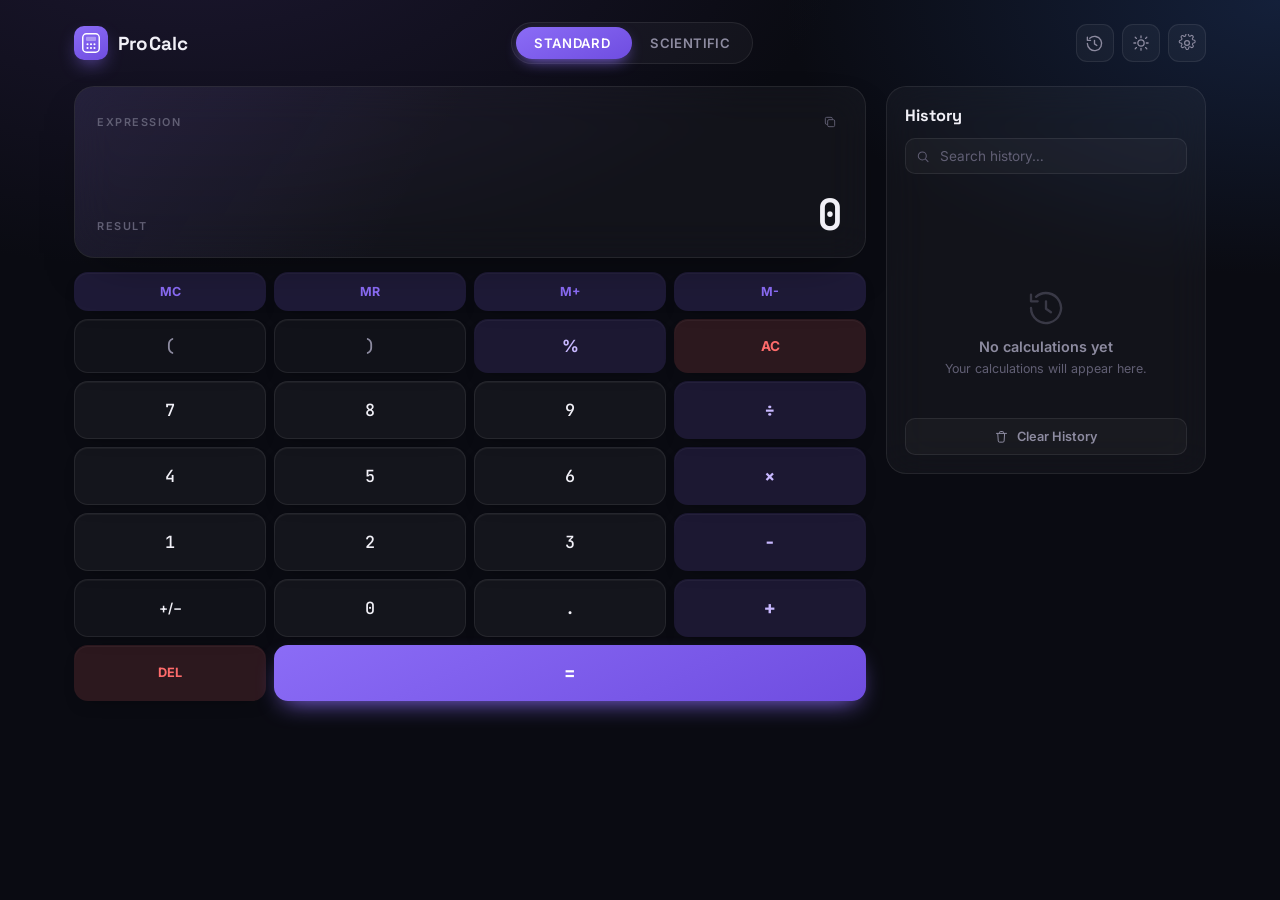
<file: Task2_Pro_calculator/index.html>
<!DOCTYPE html>
<html lang="en">
<head>
<meta charset="UTF-8">
<meta name="viewport" content="width=device-width, initial-scale=1.0, viewport-fit=cover">
<title>ProCalc — Professional Calculator</title>
<meta name="description" content="A polished, keyboard-friendly calculator with scientific mode, history and themes.">
<link rel="preconnect" href="https://fonts.googleapis.com">
<link rel="preconnect" href="https://fonts.gstatic.com" crossorigin>
<link href="https://fonts.googleapis.com/css2?family=Space+Grotesk:wght@500;600;700&family=Inter:wght@400;500;600;700&family=JetBrains+Mono:wght@400;500;600;700&display=swap" rel="stylesheet">
<link rel="stylesheet" href="style.css">
</head>
<body data-theme="dark" data-mode="standard">

<div class="app">

  <!-- ===== HEADER ===== -->
  <header class="app-header">
    <div class="brand">
      <span class="brand-mark" aria-hidden="true">
        <svg width="22" height="22" viewBox="0 0 24 24" fill="none">
          <rect x="3" y="2" width="18" height="20" rx="4" stroke="currentColor" stroke-width="1.6"/>
          <rect x="6.5" y="5.2" width="11" height="4.6" rx="1.2" fill="currentColor" opacity=".35"/>
          <circle cx="8.2" cy="13.4" r="1.15" fill="currentColor"/>
          <circle cx="12" cy="13.4" r="1.15" fill="currentColor"/>
          <circle cx="15.8" cy="13.4" r="1.15" fill="currentColor"/>
          <circle cx="8.2" cy="17.4" r="1.15" fill="currentColor"/>
          <circle cx="12" cy="17.4" r="1.15" fill="currentColor"/>
          <circle cx="15.8" cy="17.4" r="1.15" fill="currentColor"/>
        </svg>
      </span>
      <span class="brand-name">ProCalc</span>
    </div>

    <nav class="mode-switch" role="tablist" aria-label="Calculator mode">
      <button type="button" class="mode-btn is-active" role="tab" aria-selected="true" id="tab-standard" data-mode="standard">Standard</button>
      <button type="button" class="mode-btn" role="tab" aria-selected="false" id="tab-scientific" data-mode="scientific">Scientific</button>
      <span class="mode-indicator" aria-hidden="true"></span>
    </nav>

    <div class="header-actions">
      <button type="button" class="icon-btn history-toggle" id="historyToggle" aria-label="Toggle calculation history" aria-expanded="false">
        <svg width="19" height="19" viewBox="0 0 24 24" fill="none"><path d="M3 12a9 9 0 1 0 3-6.7" stroke="currentColor" stroke-width="1.7" stroke-linecap="round"/><path d="M3 4v4h4" stroke="currentColor" stroke-width="1.7" stroke-linecap="round" stroke-linejoin="round"/><path d="M12 8v4.5l3 2" stroke="currentColor" stroke-width="1.7" stroke-linecap="round" stroke-linejoin="round"/></svg>
      </button>
      <button type="button" class="icon-btn" id="themeToggle" aria-label="Cycle color theme">
        <svg class="icon-sun" width="18" height="18" viewBox="0 0 24 24" fill="none"><circle cx="12" cy="12" r="4.2" stroke="currentColor" stroke-width="1.7"/><path d="M12 2.5v2.4M12 19.1v2.4M4.2 4.2l1.7 1.7M18.1 18.1l1.7 1.7M2.5 12h2.4M19.1 12h2.4M4.2 19.8l1.7-1.7M18.1 5.9l1.7-1.7" stroke="currentColor" stroke-width="1.7" stroke-linecap="round"/></svg>
      </button>
      <button type="button" class="icon-btn" id="settingsToggle" aria-label="Open settings" aria-expanded="false">
        <svg width="18" height="18" viewBox="0 0 24 24" fill="none"><path d="M12 15.2a3.2 3.2 0 1 0 0-6.4 3.2 3.2 0 0 0 0 6.4Z" stroke="currentColor" stroke-width="1.6"/><path d="M19.4 12.9a1.6 1.6 0 0 0 .3 1.8l.1.1a1.9 1.9 0 1 1-2.7 2.7l-.1-.1a1.6 1.6 0 0 0-1.8-.3 1.6 1.6 0 0 0-1 1.5v.2a1.9 1.9 0 1 1-3.8 0v-.1a1.6 1.6 0 0 0-1-1.5 1.6 1.6 0 0 0-1.8.3l-.1.1a1.9 1.9 0 1 1-2.7-2.7l.1-.1a1.6 1.6 0 0 0 .3-1.8 1.6 1.6 0 0 0-1.5-1h-.2a1.9 1.9 0 1 1 0-3.8h.1a1.6 1.6 0 0 0 1.5-1 1.6 1.6 0 0 0-.3-1.8l-.1-.1a1.9 1.9 0 1 1 2.7-2.7l.1.1a1.6 1.6 0 0 0 1.8.3h0a1.6 1.6 0 0 0 1-1.5v-.2a1.9 1.9 0 1 1 3.8 0v.1a1.6 1.6 0 0 0 1 1.5h0a1.6 1.6 0 0 0 1.8-.3l.1-.1a1.9 1.9 0 1 1 2.7 2.7l-.1.1a1.6 1.6 0 0 0-.3 1.8v0a1.6 1.6 0 0 0 1.5 1h.2a1.9 1.9 0 1 1 0 3.8h-.1a1.6 1.6 0 0 0-1.5 1Z" stroke="currentColor" stroke-width="1.4" stroke-linejoin="round"/></svg>
      </button>
    </div>
  </header>

  <!-- ===== MAIN LAYOUT ===== -->
  <div class="layout">

    <!-- ===== CALCULATOR COLUMN ===== -->
    <main class="calc-column">

      <section class="display-card" aria-label="Calculator display">
        <div class="display-topline">
          <span class="display-label">Expression</span>
          <button type="button" class="copy-btn" id="copyResult" aria-label="Copy result to clipboard">
            <svg width="14" height="14" viewBox="0 0 24 24" fill="none"><rect x="8" y="8" width="12" height="12" rx="2.2" stroke="currentColor" stroke-width="1.6"/><path d="M16 8V6.2A2.2 2.2 0 0 0 13.8 4H6.2A2.2 2.2 0 0 0 4 6.2v7.6A2.2 2.2 0 0 0 6.2 16H8" stroke="currentColor" stroke-width="1.6"/></svg>
          </button>
        </div>
        <div class="expression" id="expression" role="status" aria-live="polite">&nbsp;</div>
        <div class="result-row">
          <span class="display-label result-label">Result</span>
          <div class="result" id="result" aria-live="polite">0</div>
        </div>
      </section>

      <div class="angle-mode" id="angleMode" aria-label="Angle unit">
        <button type="button" class="angle-btn is-active" data-angle="DEG">DEG</button>
        <button type="button" class="angle-btn" data-angle="RAD">RAD</button>
      </div>

      <!-- Scientific extra keys -->
      <section class="sci-grid" id="sciGrid" aria-label="Scientific functions">
        <button class="key key-fn" data-fn="sin">sin</button>
        <button class="key key-fn" data-fn="cos">cos</button>
        <button class="key key-fn" data-fn="tan">tan</button>
        <button class="key key-fn" data-fn="asin">sin<sup>-1</sup></button>
        <button class="key key-fn" data-fn="acos">cos<sup>-1</sup></button>
        <button class="key key-fn" data-fn="atan">tan<sup>-1</sup></button>
        <button class="key key-fn" data-fn="sqrt">√x</button>
        <button class="key key-fn" data-square>x²</button>
        <button class="key key-fn" data-power>x<sup>y</sup></button>
        <button class="key key-fn" data-fn="log">log</button>
        <button class="key key-fn" data-fn="ln">ln</button>
        <button class="key key-fn" data-const="π">π</button>
        <button class="key key-fn" data-const="e">e</button>
        <button class="key key-fn" data-fn="abs">|x|</button>
        <button class="key key-fn" data-factorial>x!</button>
      </section>

      <!-- Main keypad -->
      <section class="keypad" aria-label="Calculator keys">
        <button class="key key-util" data-action="memclear">MC</button>
        <button class="key key-util" data-action="memrecall">MR</button>
        <button class="key key-util" data-action="memadd">M+</button>
        <button class="key key-util" data-action="memsub">M-</button>

        <button class="key key-paren" data-paren="(">(</button>
        <button class="key key-paren" data-paren=")">)</button>
        <button class="key key-op-alt" data-percent aria-label="Percent">%</button>
        <button class="key key-clear" data-action="clear">AC</button>

        <button class="key key-num" data-num="7">7</button>
        <button class="key key-num" data-num="8">8</button>
        <button class="key key-num" data-num="9">9</button>
        <button class="key key-op" data-op="÷" aria-label="Divide">÷</button>

        <button class="key key-num" data-num="4">4</button>
        <button class="key key-num" data-num="5">5</button>
        <button class="key key-num" data-num="6">6</button>
        <button class="key key-op" data-op="×" aria-label="Multiply">×</button>

        <button class="key key-num" data-num="1">1</button>
        <button class="key key-num" data-num="2">2</button>
        <button class="key key-num" data-num="3">3</button>
        <button class="key key-op" data-op="−" aria-label="Subtract">−</button>

        <button class="key key-sign" data-action="sign" aria-label="Toggle positive or negative">+/−</button>
        <button class="key key-num" data-num="0">0</button>
        <button class="key key-num" data-action="decimal">.</button>
        <button class="key key-op" data-op="+" aria-label="Add">+</button>

        <button class="key key-del" data-action="delete" aria-label="Delete last character">DEL</button>
        <button class="key key-equals" data-action="equals" aria-label="Calculate result">=</button>
      </section>
    </main>

    <!-- ===== HISTORY PANEL ===== -->
    <aside class="history-panel" id="historyPanel" aria-label="Calculation history">
      <div class="history-head">
        <h2>History</h2>
        <button type="button" class="icon-btn history-close" id="historyClose" aria-label="Close history">
          <svg width="16" height="16" viewBox="0 0 24 24" fill="none"><path d="M5 5l14 14M19 5L5 19" stroke="currentColor" stroke-width="1.8" stroke-linecap="round"/></svg>
        </button>
      </div>
      <div class="history-search">
        <svg width="15" height="15" viewBox="0 0 24 24" fill="none"><circle cx="11" cy="11" r="7" stroke="currentColor" stroke-width="1.8"/><path d="M21 21l-4.3-4.3" stroke="currentColor" stroke-width="1.8" stroke-linecap="round"/></svg>
        <input type="search" id="historySearch" placeholder="Search history…" aria-label="Search history">
      </div>
      <ul class="history-list" id="historyList"></ul>
      <div class="history-empty" id="historyEmpty">
        <svg width="40" height="40" viewBox="0 0 24 24" fill="none"><path d="M3 12a9 9 0 1 0 3-6.7" stroke="currentColor" stroke-width="1.4" stroke-linecap="round"/><path d="M3 4v4h4" stroke="currentColor" stroke-width="1.4" stroke-linecap="round" stroke-linejoin="round"/><path d="M12 8v4.5l3 2" stroke="currentColor" stroke-width="1.4" stroke-linecap="round" stroke-linejoin="round"/></svg>
        <p class="empty-title">No calculations yet</p>
        <p class="empty-sub">Your calculations will appear here.</p>
      </div>
      <button type="button" class="clear-history-btn" id="clearHistory">
        <svg width="15" height="15" viewBox="0 0 24 24" fill="none"><path d="M4 7h16M9 7V5a1 1 0 0 1 1-1h4a1 1 0 0 1 1 1v2m2 0-.8 12.1a2 2 0 0 1-2 1.9H8.8a2 2 0 0 1-2-1.9L6 7" stroke="currentColor" stroke-width="1.6" stroke-linecap="round" stroke-linejoin="round"/></svg>
        Clear History
      </button>
    </aside>
    <div class="scrim" id="historyScrim"></div>
  </div>
</div>

<!-- ===== SETTINGS PANEL ===== -->
<div class="settings-scrim" id="settingsScrim"></div>
<aside class="settings-panel" id="settingsPanel" aria-label="Settings" aria-hidden="true">
  <div class="settings-head">
    <h2>Settings</h2>
    <button type="button" class="icon-btn" id="settingsClose" aria-label="Close settings">
      <svg width="16" height="16" viewBox="0 0 24 24" fill="none"><path d="M5 5l14 14M19 5L5 19" stroke="currentColor" stroke-width="1.8" stroke-linecap="round"/></svg>
    </button>
  </div>

  <div class="settings-group">
    <h3>Theme</h3>
    <div class="theme-swatches" id="themeSwatches" role="group" aria-label="Choose theme">
      <button type="button" class="swatch" data-theme="dark" aria-label="Dark theme"><span class="swatch-dot swatch-dark"></span>Dark</button>
      <button type="button" class="swatch" data-theme="light" aria-label="Light theme"><span class="swatch-dot swatch-light"></span>Light</button>
      <button type="button" class="swatch" data-theme="emerald" aria-label="Emerald theme"><span class="swatch-dot swatch-emerald"></span>Emerald</button>
    </div>
  </div>

  <div class="settings-group">
    <h3>Decimal places</h3>
    <div class="decimal-choice" id="decimalChoice" role="group" aria-label="Decimal places">
      <button type="button" data-decimals="2">2</button>
      <button type="button" data-decimals="4" class="is-active">4</button>
      <button type="button" data-decimals="6">6</button>
      <button type="button" data-decimals="8">8</button>
    </div>
  </div>

  <div class="settings-group">
    <h3>Keyboard shortcuts</h3>
    <dl class="shortcut-list">
      <div><dt>0–9</dt><dd>Numbers</dd></div>
      <div><dt>+ − * /</dt><dd>Operators</dd></div>
      <div><dt>( )</dt><dd>Parentheses</dd></div>
      <div><dt>Enter</dt><dd>Calculate</dd></div>
      <div><dt>Backspace</dt><dd>Delete</dd></div>
      <div><dt>Escape</dt><dd>Clear all</dd></div>
      <div><dt>%</dt><dd>Percentage</dd></div>
      <div><dt>.</dt><dd>Decimal point</dd></div>
    </dl>
  </div>
</aside>

<div class="sr-only" id="liveAnnounce" aria-live="assertive"></div>

<script src="script.js"></script>
</body>
</html>
</file>
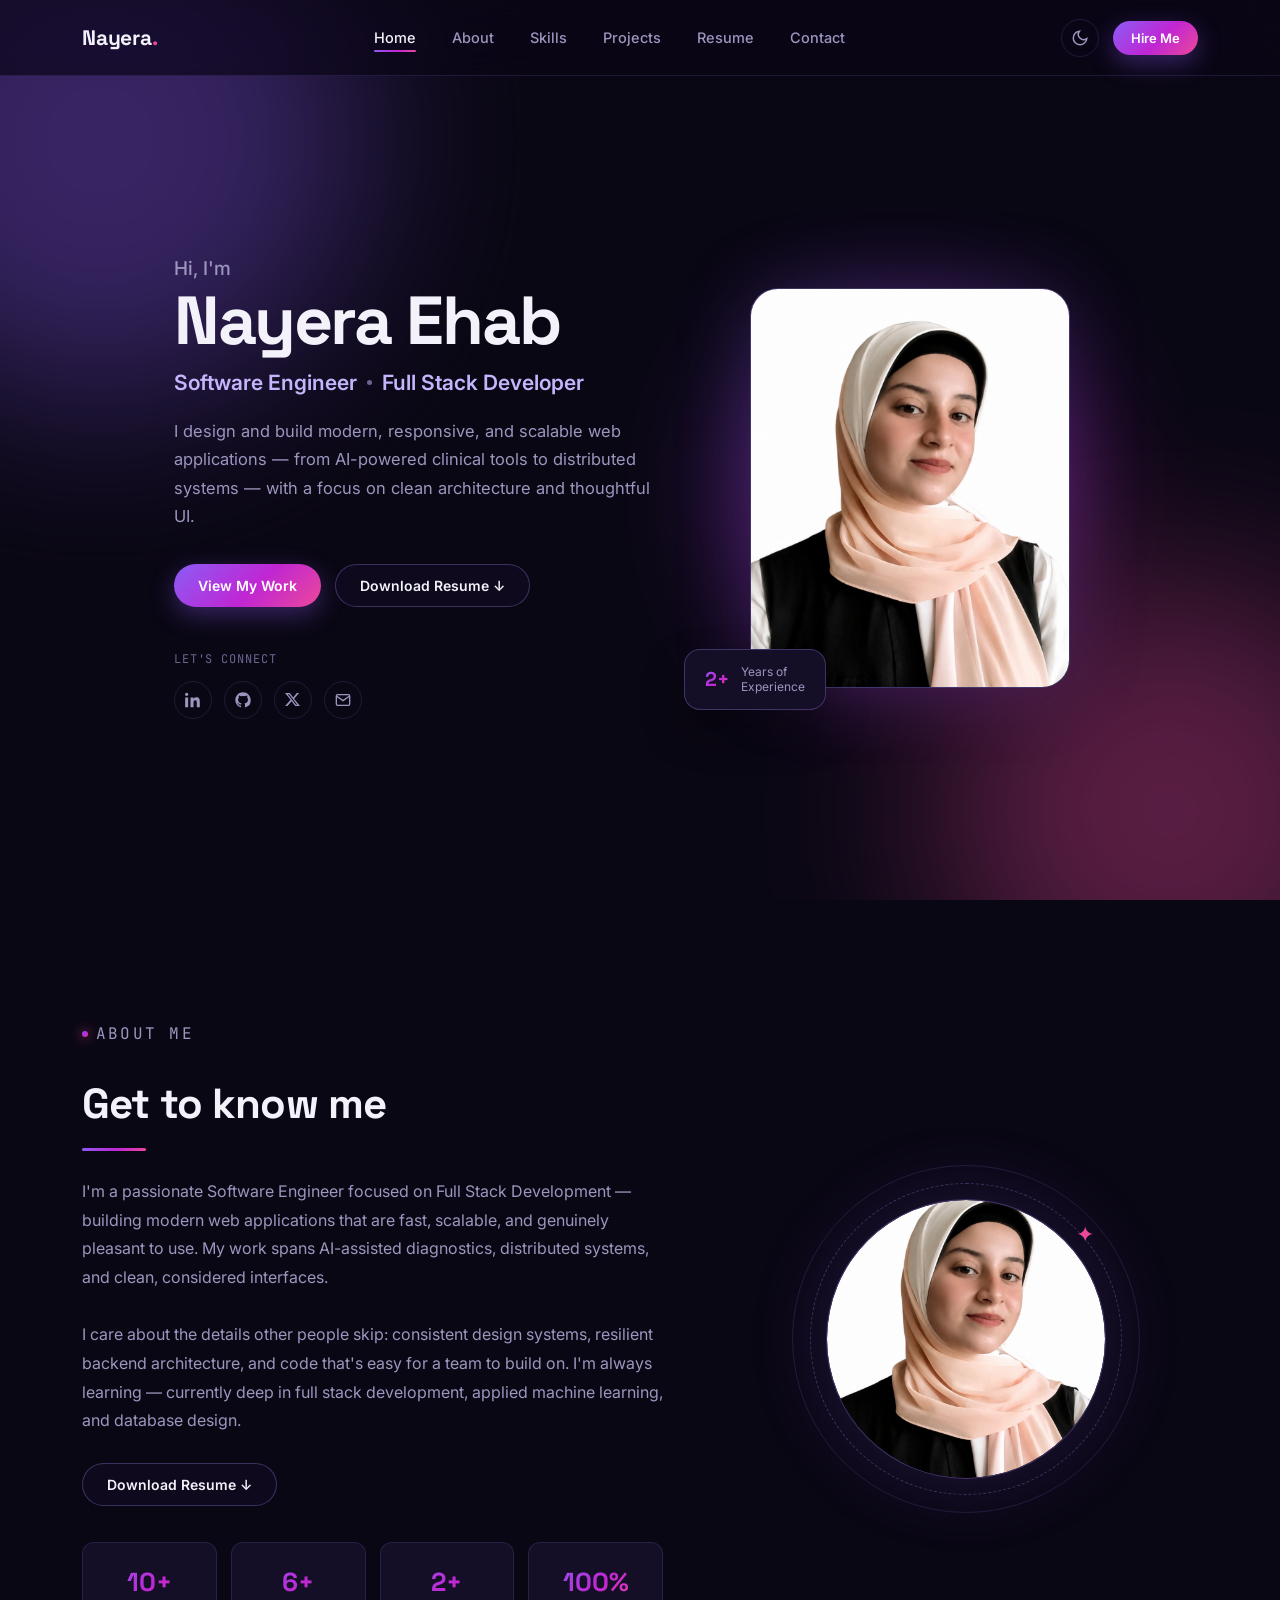
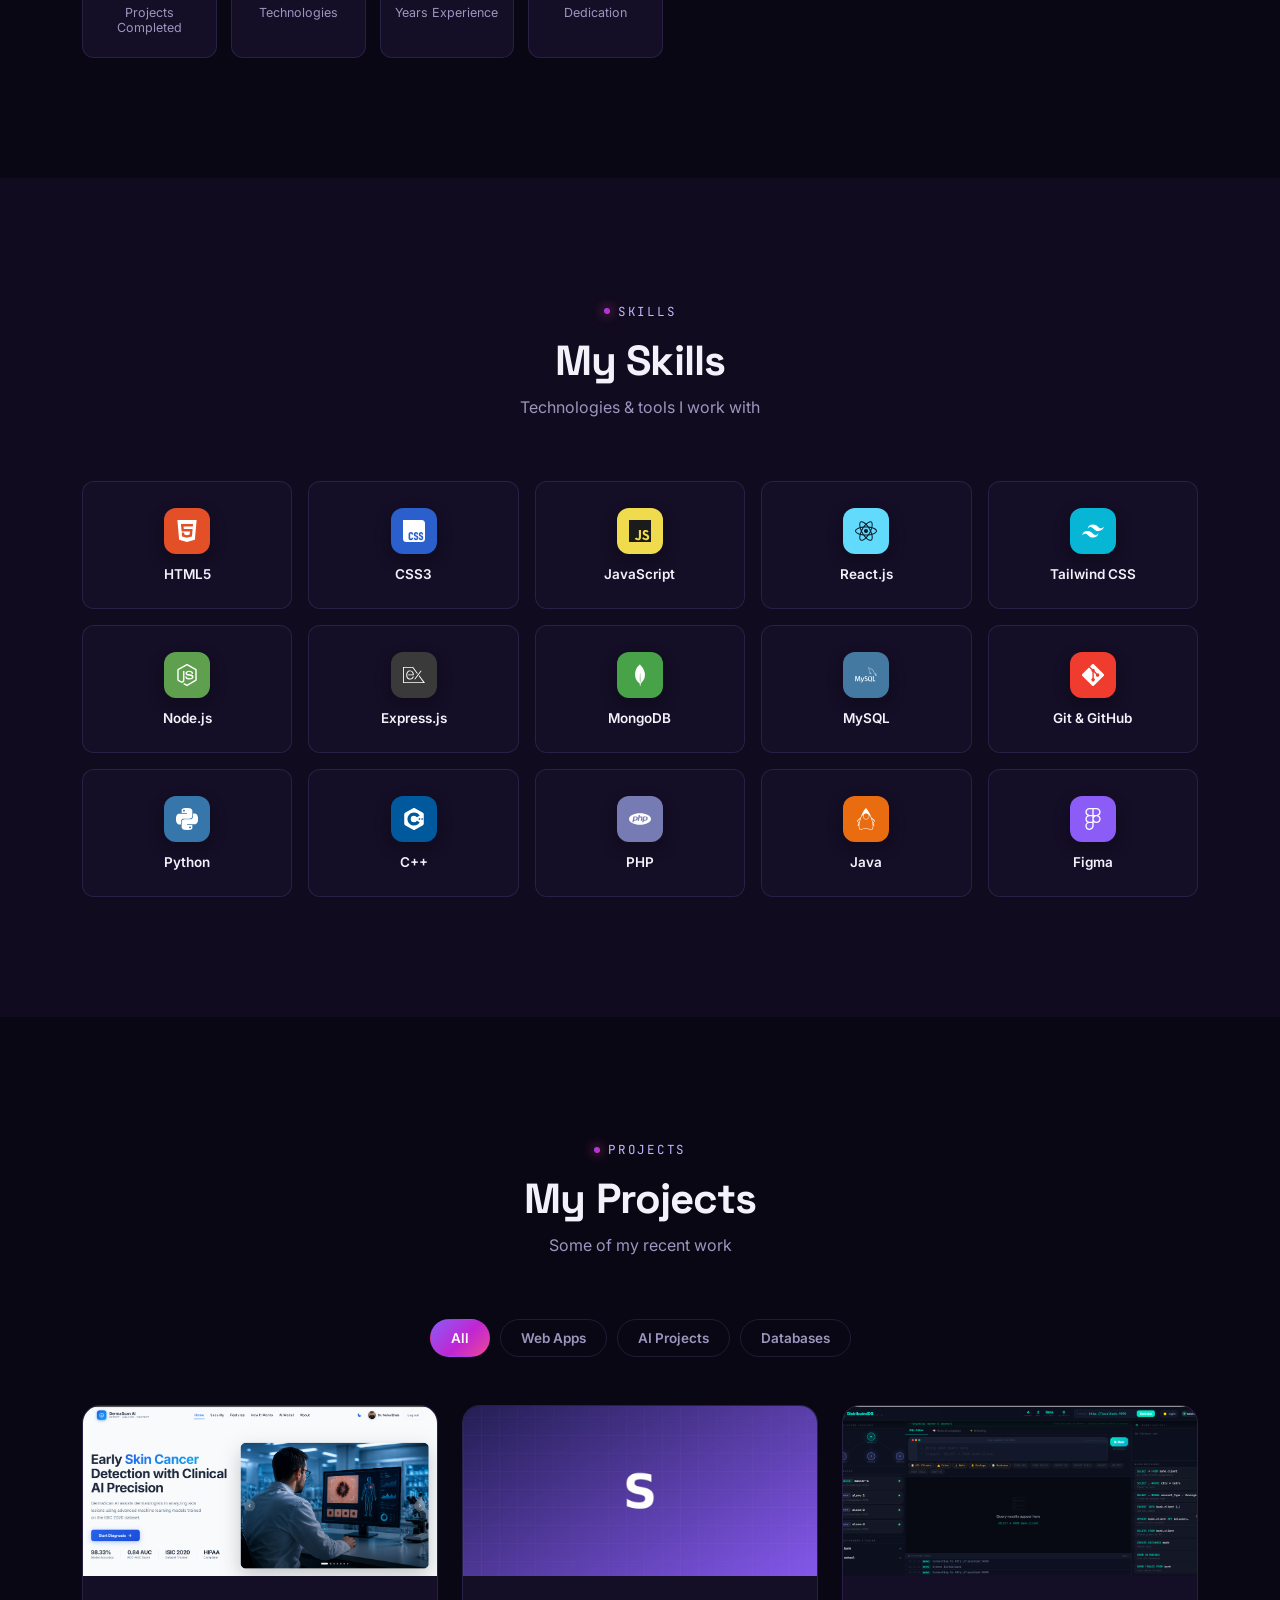
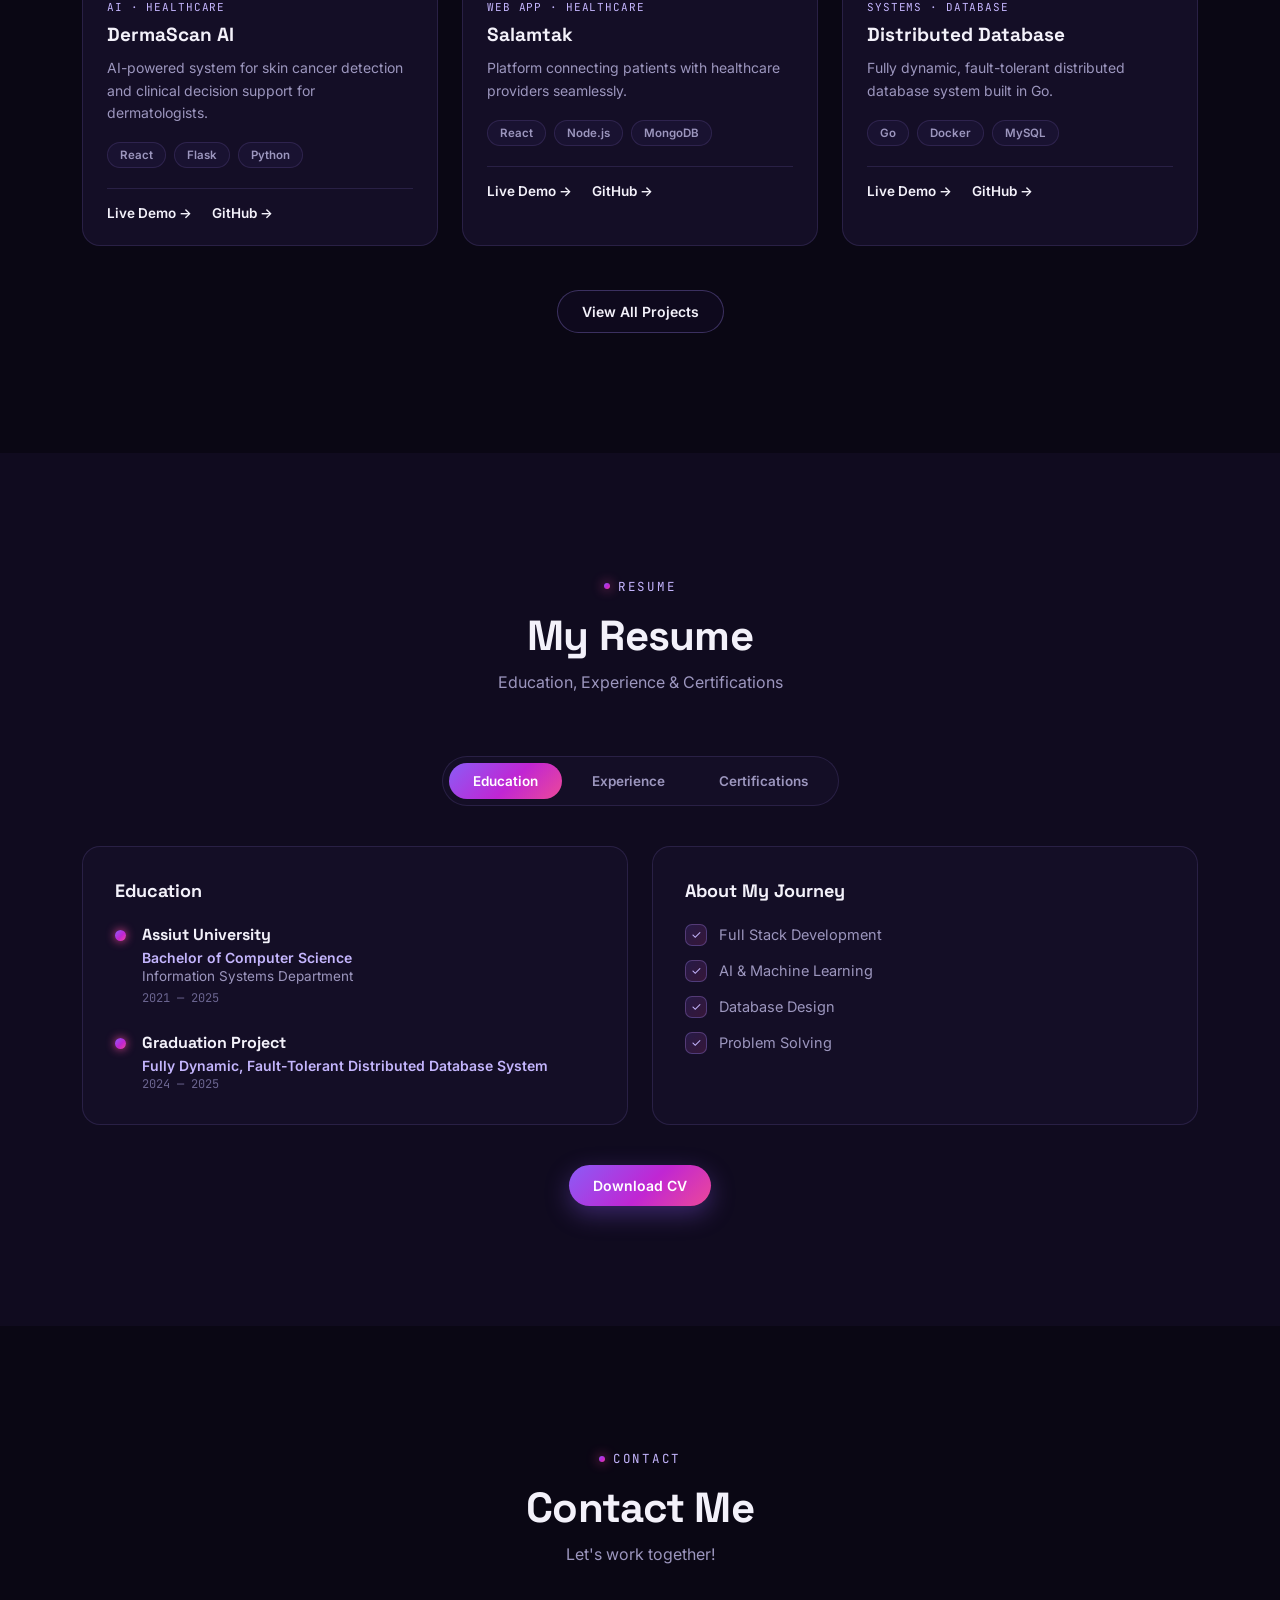
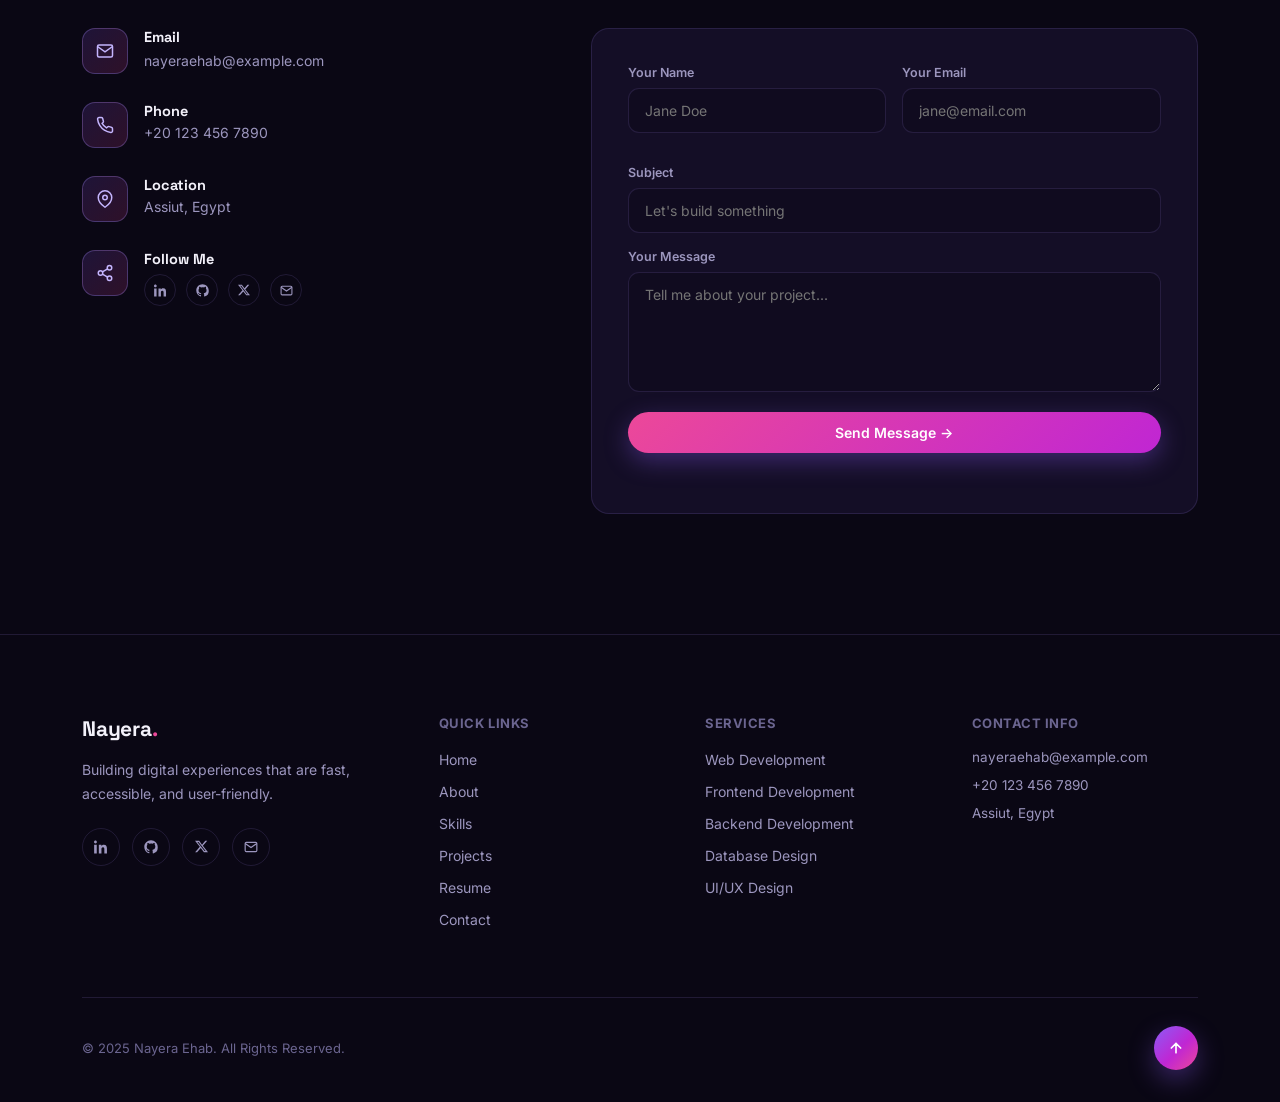
<file: Task3_portfolio/index.html>
<!DOCTYPE html>
<html lang="en" data-theme="dark">
<head>
<meta charset="UTF-8">
<meta name="viewport" content="width=device-width, initial-scale=1.0">
<title>Nayera Ehab — Software Engineer &amp; Full Stack Developer</title>
<link rel="preconnect" href="https://fonts.googleapis.com">
<link href="https://fonts.googleapis.com/css2?family=Space+Grotesk:wght@400;500;600;700&family=Inter:wght@400;500;600;700&family=JetBrains+Mono:wght@400;500&display=swap" rel="stylesheet">
<link rel="stylesheet" href="css/style.css">
</head>
<body>

<!-- ============ NAV ============ -->
<nav class="nav">
  <div class="wrap">
    <a href="#home" class="logo">Nayera<span class="dot">.</span></a>
    <div class="nav-links">
      <a href="#home" class="active">Home</a>
      <a href="#about">About</a>
      <a href="#skills">Skills</a>
      <a href="#projects">Projects</a>
      <a href="#resume">Resume</a>
      <a href="#contact">Contact</a>
    </div>
    <div class="nav-actions">
      <button class="icon-btn" id="themeToggle" aria-label="Toggle light and dark theme">
        <svg id="themeIcon" width="18" height="18" viewBox="0 0 24 24" fill="none" stroke="currentColor" stroke-width="2" stroke-linecap="round"><path d="M21 12.79A9 9 0 1 1 11.21 3 7 7 0 0 0 21 12.79z"/></svg>
      </button>
      <a href="#contact" class="btn btn-primary btn-sm">Hire Me</a>
      <button class="hamburger" id="hamburger" aria-label="Toggle menu"><span></span></button>
    </div>
  </div>
  <div class="mobile-menu" id="mobileMenu">
    <a href="#home">Home</a>
    <a href="#about">About</a>
    <a href="#skills">Skills</a>
    <a href="#projects">Projects</a>
    <a href="#resume">Resume</a>
    <a href="#contact">Contact</a>
    <a href="#contact" class="btn btn-primary">Hire Me</a>
  </div>
</nav>

<!-- ============ HERO ============ -->
<section class="hero" id="home">
  <div class="aura aura-1"></div>
  <div class="aura aura-2"></div>
  <div class="wrap">
    <div class="hero-grid">
      <div>
        <p class="hero-hi reveal">Hi, I'm</p>
        <h1 class="hero-name reveal">Nayera Ehab</h1>
        <p class="hero-role reveal">Software Engineer <span class="sep"></span> Full Stack Developer</p>
        <p class="hero-desc reveal">I design and build modern, responsive, and scalable web applications — from AI-powered clinical tools to distributed systems — with a focus on clean architecture and thoughtful UI.</p>
        <div class="hero-ctas reveal">
          <a href="#projects" class="btn btn-primary">View My Work</a>
          <a href="#" class="btn btn-ghost" download>Download Resume ↓</a>
        </div>
        <p class="hero-social-label reveal">Let's connect</p>
        <div class="hero-socials reveal">
          <a href="#" class="icon-btn" aria-label="LinkedIn"><svg width="16" height="16" viewBox="0 0 24 24" fill="currentColor"><path d="M4.98 3.5C4.98 4.88 3.87 6 2.5 6S0 4.88 0 3.5 1.12 1 2.5 1s2.48 1.12 2.48 2.5zM.24 8.25h4.5V23H.24V8.25zM8.24 8.25h4.3v2.02h.06c.6-1.13 2.06-2.32 4.24-2.32 4.53 0 5.37 2.98 5.37 6.86V23h-4.5v-6.86c0-1.64-.03-3.75-2.29-3.75-2.3 0-2.65 1.8-2.65 3.63V23h-4.5V8.25z"/></svg></a>
          <a href="#" class="icon-btn" aria-label="GitHub"><svg width="16" height="16" viewBox="0 0 24 24" fill="currentColor"><path d="M12 .5C5.65.5.5 5.65.5 12c0 5.08 3.29 9.39 7.86 10.91.58.11.79-.25.79-.56 0-.28-.01-1.02-.02-2-3.2.7-3.87-1.54-3.87-1.54-.53-1.33-1.29-1.69-1.29-1.69-1.05-.72.08-.7.08-.7 1.16.08 1.77 1.19 1.77 1.19 1.03 1.77 2.71 1.26 3.37.96.1-.75.4-1.26.73-1.55-2.55-.29-5.23-1.28-5.23-5.68 0-1.25.45-2.28 1.19-3.08-.12-.29-.52-1.46.11-3.05 0 0 .97-.31 3.18 1.18a11.1 11.1 0 012.9-.39c.98 0 1.97.13 2.9.39 2.2-1.49 3.17-1.18 3.17-1.18.64 1.59.24 2.76.12 3.05.74.8 1.19 1.83 1.19 3.08 0 4.41-2.69 5.38-5.25 5.67.41.36.78 1.07.78 2.16 0 1.56-.01 2.82-.01 3.2 0 .31.21.68.8.56A10.51 10.51 0 0023.5 12c0-6.35-5.15-11.5-11.5-11.5z"/></svg></a>
          <a href="#" class="icon-btn" aria-label="Twitter / X"><svg width="15" height="15" viewBox="0 0 24 24" fill="currentColor"><path d="M18.9 1.5h3.7l-8.1 9.3L24 22.5h-7.5l-5.9-7.7-6.7 7.7H0.2l8.7-10L0 1.5h7.7l5.3 7.1zM17.6 20.3h2L6.5 3.6h-2.2z"/></svg></a>
          <a href="#" class="icon-btn" aria-label="Email"><svg width="16" height="16" viewBox="0 0 24 24" fill="none" stroke="currentColor" stroke-width="2"><rect x="2" y="4" width="20" height="16" rx="2"/><path d="M2 6l10 7 10-7"/></svg></a>
        </div>
      </div>
      <div class="portrait-wrap reveal">
        <div class="portrait-glow"></div>
        <div class="portrait-card">
          <div class="portrait-avatar">
            <img src="images/avatar-hero.jpg" alt="Nayera Ehab" style="width:100%;height:100%;object-fit:cover;">
          </div>
        </div>
        <div class="badge-float">
          <span class="num">2+</span>
          <span class="label">Years of<br>Experience</span>
        </div>
      </div>
    </div>
  </div>
</section>

<!-- ============ ABOUT ============ -->
<section class="section" id="about">
  <div class="wrap">
    <div class="about-grid">
      <div class="about-text reveal">
        <p class="eyebrow">About Me</p>
        <h2 class="section-title">Get to know me</h2>
        <div class="divider" style="margin-left:0;margin-top:18px;margin-bottom:26px;"></div>
        <p>I'm a passionate Software Engineer focused on Full Stack Development — building modern web applications that are fast, scalable, and genuinely pleasant to use. My work spans AI-assisted diagnostics, distributed systems, and clean, considered interfaces.</p>
        <p>I care about the details other people skip: consistent design systems, resilient backend architecture, and code that's easy for a team to build on. I'm always learning — currently deep in full stack development, applied machine learning, and database design.</p>
        <a href="#" class="btn btn-ghost" download>Download Resume ↓</a>
        <div class="stat-grid">
          <div class="stat-card"><div class="stat-num">10+</div><div class="stat-label">Projects Completed</div></div>
          <div class="stat-card"><div class="stat-num">6+</div><div class="stat-label">Technologies</div></div>
          <div class="stat-card"><div class="stat-num">2+</div><div class="stat-label">Years Experience</div></div>
          <div class="stat-card"><div class="stat-num">100%</div><div class="stat-label">Dedication</div></div>
        </div>
      </div>
      <div class="about-photo-wrap reveal">
        <div class="ring">
          <span class="sparkle">✦</span>
          <div class="ring-photo">
            <img src="images/avatar-about.jpg" alt="Nayera Ehab" style="width:100%;height:100%;object-fit:cover;border-radius:50%;">
          </div>
        </div>
      </div>
    </div>
  </div>
</section>

<!-- ============ SKILLS ============ -->
<section class="section" id="skills" style="background:var(--bg-elevated);">
  <div class="wrap">
    <div class="section-head reveal">
      <p class="eyebrow">Skills</p>
      <h2 class="section-title">My Skills</h2>
      <p class="section-sub">Technologies &amp; tools I work with</p>
    </div>
    <div class="skills-grid reveal" id="skillsGrid"></div>
  </div>
</section>

<!-- ============ PROJECTS ============ -->
<section class="section" id="projects">
  <div class="wrap">
    <div class="section-head reveal">
      <p class="eyebrow">Projects</p>
      <h2 class="section-title">My Projects</h2>
      <p class="section-sub">Some of my recent work</p>
    </div>
    <div class="filters reveal">
      <button class="filter-btn active" data-filter="all">All</button>
      <button class="filter-btn" data-filter="web">Web Apps</button>
      <button class="filter-btn" data-filter="ai">AI Projects</button>
      <button class="filter-btn" data-filter="db">Databases</button>
    </div>
    <div class="projects-grid reveal" id="projectsGrid">

      <div class="project-card" data-cat="ai web">
        <div class="project-thumb"><img src="images/project-dermascan.jpg" alt="DermaScan AI" style="width:100%;height:100%;object-fit:cover;"></div>
        <div class="project-body">
          <span class="project-cat">AI · Healthcare</span>
          <h3 class="project-title">DermaScan AI</h3>
          <p class="project-desc">AI-powered system for skin cancer detection and clinical decision support for dermatologists.</p>
          <div class="tech-tags"><span class="tech-tag">React</span><span class="tech-tag">Flask</span><span class="tech-tag">Python</span></div>
          <div class="project-links">
            <a href="#">Live Demo →</a>
            <a href="#">GitHub →</a>
          </div>
        </div>
      </div>

      <div class="project-card" data-cat="web">
        <div class="project-thumb"><img src="images/project-salamtak.jpg" alt="Salamtak" style="width:100%;height:100%;object-fit:cover;"></div>
        <div class="project-body">
          <span class="project-cat">Web App · Healthcare</span>
          <h3 class="project-title">Salamtak</h3>
          <p class="project-desc">Platform connecting patients with healthcare providers seamlessly.</p>
          <div class="tech-tags"><span class="tech-tag">React</span><span class="tech-tag">Node.js</span><span class="tech-tag">MongoDB</span></div>
          <div class="project-links">
            <a href="#">Live Demo →</a>
            <a href="#">GitHub →</a>
          </div>
        </div>
      </div>

      <div class="project-card" data-cat="db">
        <div class="project-thumb"><img src="images/project-distdb.jpg" alt="Distributed Database" style="width:100%;height:100%;object-fit:cover;"></div>
        <div class="project-body">
          <span class="project-cat">Systems · Database</span>
          <h3 class="project-title">Distributed Database</h3>
          <p class="project-desc">Fully dynamic, fault-tolerant distributed database system built in Go.</p>
          <div class="tech-tags"><span class="tech-tag">Go</span><span class="tech-tag">Docker</span><span class="tech-tag">MySQL</span></div>
          <div class="project-links">
            <a href="#">Live Demo →</a>
            <a href="#">GitHub →</a>
          </div>
        </div>
      </div>

    </div>
    <div class="projects-more reveal">
      <a href="#" class="btn btn-ghost">View All Projects</a>
    </div>
  </div>
</section>

<!-- ============ RESUME ============ -->
<section class="section" id="resume" style="background:var(--bg-elevated);">
  <div class="wrap">
    <div class="section-head reveal">
      <p class="eyebrow">Resume</p>
      <h2 class="section-title">My Resume</h2>
      <p class="section-sub">Education, Experience &amp; Certifications</p>
    </div>

    <div class="resume-tabs reveal">
      <button class="resume-tab active" data-tab="education">Education</button>
      <button class="resume-tab" data-tab="experience">Experience</button>
      <button class="resume-tab" data-tab="certifications">Certifications</button>
    </div>

    <div class="resume-panels reveal">
      <div class="resume-panel active" data-panel="education">
        <div class="resume-card">
          <h3>Education</h3>
          <div class="resume-item">
            <div class="resume-dot"></div>
            <div>
              <h4>Assiut University</h4>
              <p class="org">Bachelor of Computer Science</p>
              <p class="dept">Information Systems Department</p>
              <p class="period">2021 — 2025</p>
            </div>
          </div>
          <div class="resume-item">
            <div class="resume-dot"></div>
            <div>
              <h4>Graduation Project</h4>
              <p class="org">Fully Dynamic, Fault-Tolerant Distributed Database System</p>
              <p class="period">2024 — 2025</p>
            </div>
          </div>
        </div>
        <div class="resume-card">
          <h3>About My Journey</h3>
          <ul class="journey-list">
            <li><span class="journey-check">✓</span> Full Stack Development</li>
            <li><span class="journey-check">✓</span> AI &amp; Machine Learning</li>
            <li><span class="journey-check">✓</span> Database Design</li>
            <li><span class="journey-check">✓</span> Problem Solving</li>
          </ul>
        </div>
      </div>

      <div class="resume-panel" data-panel="experience">
        <div class="resume-card">
          <h3>Project Experience</h3>
          <div class="resume-item">
            <div class="resume-dot"></div>
            <div>
              <h4>Full Stack Developer</h4>
              <p class="org">DermaScan AI — Graduation Project</p>
              <p class="dept">React · Node.js/Express · Flask · MySQL</p>
              <p class="period">2024 — 2025</p>
            </div>
          </div>
          <div class="resume-item">
            <div class="resume-dot"></div>
            <div>
              <h4>Backend &amp; Systems Developer</h4>
              <p class="org">DistributedDB v2.0 — Team Project</p>
              <p class="dept">Go · replication · sharding · NLP query engine</p>
              <p class="period">2024 — 2025</p>
            </div>
          </div>
        </div>
        <div class="resume-card">
          <h3>Focus Areas</h3>
          <ul class="journey-list">
            <li><span class="journey-check">✓</span> Distributed systems &amp; fault tolerance</li>
            <li><span class="journey-check">✓</span> AI model integration</li>
            <li><span class="journey-check">✓</span> API design &amp; authentication</li>
            <li><span class="journey-check">✓</span> Team collaboration &amp; Git workflows</li>
          </ul>
        </div>
      </div>

      <div class="resume-panel" data-panel="certifications">
        <div class="resume-card" style="grid-column:1 / -1;">
          <h3>Certifications &amp; Learning</h3>
          <div class="resume-item">
            <div class="resume-dot"></div>
            <div>
              <h4>Add your certifications here</h4>
              <p class="dept">This tab is ready for course completions, workshops, or professional certifications as you complete them.</p>
            </div>
          </div>
        </div>
      </div>
    </div>

    <div class="resume-cta reveal">
      <a href="#" class="btn btn-primary" download>Download CV</a>
    </div>
  </div>
</section>

<!-- ============ CONTACT ============ -->
<section class="section" id="contact">
  <div class="wrap">
    <div class="section-head reveal">
      <p class="eyebrow">Contact</p>
      <h2 class="section-title">Contact Me</h2>
      <p class="section-sub">Let's work together!</p>
    </div>
    <div class="contact-grid reveal">
      <div>
        <div class="contact-item">
          <div class="contact-icon"><svg width="18" height="18" viewBox="0 0 24 24" fill="none" stroke="currentColor" stroke-width="2"><rect x="2" y="4" width="20" height="16" rx="2"/><path d="M2 6l10 7 10-7"/></svg></div>
          <div><h4>Email</h4><a href="mailto:nayeraehab@example.com">nayeraehab@example.com</a></div>
        </div>
        <div class="contact-item">
          <div class="contact-icon"><svg width="18" height="18" viewBox="0 0 24 24" fill="none" stroke="currentColor" stroke-width="2"><path d="M22 16.92v3a2 2 0 01-2.18 2 19.79 19.79 0 01-8.63-3.07 19.5 19.5 0 01-6-6 19.79 19.79 0 01-3.07-8.67A2 2 0 014.11 2h3a2 2 0 012 1.72c.13.96.36 1.9.7 2.81a2 2 0 01-.45 2.11L8.09 9.91a16 16 0 006 6l1.27-1.27a2 2 0 012.11-.45c.9.34 1.85.57 2.81.7A2 2 0 0122 16.92z"/></svg></div>
          <div><h4>Phone</h4><p>+20 123 456 7890</p></div>
        </div>
        <div class="contact-item">
          <div class="contact-icon"><svg width="18" height="18" viewBox="0 0 24 24" fill="none" stroke="currentColor" stroke-width="2"><path d="M21 10c0 7-9 13-9 13s-9-6-9-13a9 9 0 0118 0z"/><circle cx="12" cy="10" r="3"/></svg></div>
          <div><h4>Location</h4><p>Assiut, Egypt</p></div>
        </div>
        <div class="contact-item">
          <div class="contact-icon"><svg width="18" height="18" viewBox="0 0 24 24" fill="none" stroke="currentColor" stroke-width="2"><circle cx="18" cy="5" r="3"/><circle cx="6" cy="12" r="3"/><circle cx="18" cy="19" r="3"/><path d="M8.6 13.5l6.8 4M15.4 6.5l-6.8 4"/></svg></div>
          <div>
            <h4>Follow Me</h4>
            <div class="follow-icons">
              <a href="#" class="icon-btn" aria-label="LinkedIn" style="width:32px;height:32px;"><svg width="13" height="13" viewBox="0 0 24 24" fill="currentColor"><path d="M4.98 3.5C4.98 4.88 3.87 6 2.5 6S0 4.88 0 3.5 1.12 1 2.5 1s2.48 1.12 2.48 2.5zM.24 8.25h4.5V23H.24V8.25zM8.24 8.25h4.3v2.02h.06c.6-1.13 2.06-2.32 4.24-2.32 4.53 0 5.37 2.98 5.37 6.86V23h-4.5v-6.86c0-1.64-.03-3.75-2.29-3.75-2.3 0-2.65 1.8-2.65 3.63V23h-4.5V8.25z"/></svg></a>
              <a href="#" class="icon-btn" aria-label="GitHub" style="width:32px;height:32px;"><svg width="13" height="13" viewBox="0 0 24 24" fill="currentColor"><path d="M12 .5C5.65.5.5 5.65.5 12c0 5.08 3.29 9.39 7.86 10.91.58.11.79-.25.79-.56 0-.28-.01-1.02-.02-2-3.2.7-3.87-1.54-3.87-1.54-.53-1.33-1.29-1.69-1.29-1.69-1.05-.72.08-.7.08-.7 1.16.08 1.77 1.19 1.77 1.19 1.03 1.77 2.71 1.26 3.37.96.1-.75.4-1.26.73-1.55-2.55-.29-5.23-1.28-5.23-5.68 0-1.25.45-2.28 1.19-3.08-.12-.29-.52-1.46.11-3.05 0 0 .97-.31 3.18 1.18a11.1 11.1 0 012.9-.39c.98 0 1.97.13 2.9.39 2.2-1.49 3.17-1.18 3.17-1.18.64 1.59.24 2.76.12 3.05.74.8 1.19 1.83 1.19 3.08 0 4.41-2.69 5.38-5.25 5.67.41.36.78 1.07.78 2.16 0 1.56-.01 2.82-.01 3.2 0 .31.21.68.8.56A10.51 10.51 0 0023.5 12c0-6.35-5.15-11.5-11.5-11.5z"/></svg></a>
              <a href="#" class="icon-btn" aria-label="Twitter / X" style="width:32px;height:32px;"><svg width="12" height="12" viewBox="0 0 24 24" fill="currentColor"><path d="M18.9 1.5h3.7l-8.1 9.3L24 22.5h-7.5l-5.9-7.7-6.7 7.7H0.2l8.7-10L0 1.5h7.7l5.3 7.1zM17.6 20.3h2L6.5 3.6h-2.2z"/></svg></a>
              <a href="#" class="icon-btn" aria-label="Email" style="width:32px;height:32px;"><svg width="13" height="13" viewBox="0 0 24 24" fill="none" stroke="currentColor" stroke-width="2"><rect x="2" y="4" width="20" height="16" rx="2"/><path d="M2 6l10 7 10-7"/></svg></a>
            </div>
          </div>
        </div>
      </div>
      <form class="contact-form" id="contactForm">
        <div class="form-row">
          <div class="field"><label>Your Name</label><input type="text" required placeholder="Jane Doe"></div>
          <div class="field"><label>Your Email</label><input type="email" required placeholder="jane@email.com"></div>
        </div>
        <div class="field"><label>Subject</label><input type="text" required placeholder="Let's build something"></div>
        <div class="field"><label>Your Message</label><textarea required placeholder="Tell me about your project..."></textarea></div>
        <button type="submit" class="btn btn-primary" style="width:100%;background:linear-gradient(135deg,#EC4899,#C026D3);">Send Message →</button>
        <p class="form-status" id="formStatus"></p>
      </form>
    </div>
  </div>
</section>

<!-- ============ FOOTER ============ -->
<footer class="footer">
  <div class="wrap">
    <div class="footer-grid">
      <div>
        <a href="#home" class="logo">Nayera<span class="dot">.</span></a>
        <p class="footer-desc">Building digital experiences that are fast, accessible, and user-friendly.</p>
        <div class="hero-socials">
          <a href="#" class="icon-btn" aria-label="LinkedIn"><svg width="14" height="14" viewBox="0 0 24 24" fill="currentColor"><path d="M4.98 3.5C4.98 4.88 3.87 6 2.5 6S0 4.88 0 3.5 1.12 1 2.5 1s2.48 1.12 2.48 2.5zM.24 8.25h4.5V23H.24V8.25zM8.24 8.25h4.3v2.02h.06c.6-1.13 2.06-2.32 4.24-2.32 4.53 0 5.37 2.98 5.37 6.86V23h-4.5v-6.86c0-1.64-.03-3.75-2.29-3.75-2.3 0-2.65 1.8-2.65 3.63V23h-4.5V8.25z"/></svg></a>
          <a href="#" class="icon-btn" aria-label="GitHub"><svg width="14" height="14" viewBox="0 0 24 24" fill="currentColor"><path d="M12 .5C5.65.5.5 5.65.5 12c0 5.08 3.29 9.39 7.86 10.91.58.11.79-.25.79-.56 0-.28-.01-1.02-.02-2-3.2.7-3.87-1.54-3.87-1.54-.53-1.33-1.29-1.69-1.29-1.69-1.05-.72.08-.7.08-.7 1.16.08 1.77 1.19 1.77 1.19 1.03 1.77 2.71 1.26 3.37.96.1-.75.4-1.26.73-1.55-2.55-.29-5.23-1.28-5.23-5.68 0-1.25.45-2.28 1.19-3.08-.12-.29-.52-1.46.11-3.05 0 0 .97-.31 3.18 1.18a11.1 11.1 0 012.9-.39c.98 0 1.97.13 2.9.39 2.2-1.49 3.17-1.18 3.17-1.18.64 1.59.24 2.76.12 3.05.74.8 1.19 1.83 1.19 3.08 0 4.41-2.69 5.38-5.25 5.67.41.36.78 1.07.78 2.16 0 1.56-.01 2.82-.01 3.2 0 .31.21.68.8.56A10.51 10.51 0 0023.5 12c0-6.35-5.15-11.5-11.5-11.5z"/></svg></a>
          <a href="#" class="icon-btn" aria-label="Twitter / X"><svg width="13" height="13" viewBox="0 0 24 24" fill="currentColor"><path d="M18.9 1.5h3.7l-8.1 9.3L24 22.5h-7.5l-5.9-7.7-6.7 7.7H0.2l8.7-10L0 1.5h7.7l5.3 7.1zM17.6 20.3h2L6.5 3.6h-2.2z"/></svg></a>
          <a href="#" class="icon-btn" aria-label="Email"><svg width="14" height="14" viewBox="0 0 24 24" fill="none" stroke="currentColor" stroke-width="2"><rect x="2" y="4" width="20" height="16" rx="2"/><path d="M2 6l10 7 10-7"/></svg></a>
        </div>
      </div>
      <div>
        <h5>Quick Links</h5>
        <ul class="footer-links">
          <li><a href="#home">Home</a></li>
          <li><a href="#about">About</a></li>
          <li><a href="#skills">Skills</a></li>
          <li><a href="#projects">Projects</a></li>
          <li><a href="#resume">Resume</a></li>
          <li><a href="#contact">Contact</a></li>
        </ul>
      </div>
      <div>
        <h5>Services</h5>
        <ul class="footer-links">
          <li><a href="#">Web Development</a></li>
          <li><a href="#">Frontend Development</a></li>
          <li><a href="#">Backend Development</a></li>
          <li><a href="#">Database Design</a></li>
          <li><a href="#">UI/UX Design</a></li>
        </ul>
      </div>
      <div>
        <h5>Contact Info</h5>
        <ul class="footer-contact">
          <li>nayeraehab@example.com</li>
          <li>+20 123 456 7890</li>
          <li>Assiut, Egypt</li>
        </ul>
      </div>
    </div>
    <div class="footer-bottom">
      <p>© 2025 Nayera Ehab. All Rights Reserved.</p>
      <a href="#home" class="back-to-top" aria-label="Back to top">
        <svg width="16" height="16" viewBox="0 0 24 24" fill="none" stroke="currentColor" stroke-width="2.5" stroke-linecap="round"><path d="M12 19V5M5 12l7-7 7 7"/></svg>
      </a>
    </div>
  </div>
</footer>

<script src="js/script.js"></script>
</body>
</html>
</file>
<file: Task2_Pro_calculator/style.css>
/* ============================================================
   ProCalc — Design tokens
   ============================================================ */
:root{
  --font-display:'Space Grotesk',sans-serif;
  --font-body:'Inter',sans-serif;
  --font-mono:'JetBrains Mono',monospace;

  --radius-lg:20px;
  --radius-md:14px;
  --radius-sm:10px;

  --shadow-soft:0 20px 50px -25px rgba(0,0,0,.55);
  --shadow-key:0 1px 0 rgba(255,255,255,.04) inset, 0 8px 18px -12px rgba(0,0,0,.5);

  --ease:cubic-bezier(.2,.7,.2,1);
}

/* ---------- Dark theme (default) ---------- */
[data-theme="dark"]{
  --bg:#0a0b12;
  --bg-grad:radial-gradient(1100px 600px at 15% -10%, #1c1730 0%, transparent 60%),
            radial-gradient(900px 500px at 100% 0%, #14203a 0%, transparent 55%),
            #0a0b12;
  --surface:rgba(255,255,255,.035);
  --surface-strong:rgba(255,255,255,.055);
  --border:rgba(255,255,255,.08);
  --border-strong:rgba(255,255,255,.14);
  --text-primary:#f1f0f7;
  --text-secondary:#8d8ba0;
  --text-tertiary:#615f74;

  --accent:#8b6cf6;
  --accent-2:#6f4de0;
  --accent-soft:rgba(139,108,246,.16);
  --accent-contrast:#ffffff;

  --op-bg:rgba(139,108,246,.14);
  --op-text:#c8b8ff;
  --num-bg:rgba(255,255,255,.045);
  --util-bg:rgba(255,255,255,.03);

  --danger:#ff6b6b;
  --danger-soft:rgba(255,107,107,.14);
  --teal:#5ce0c6;
}

/* ---------- Light theme ---------- */
[data-theme="light"]{
  --bg:#f3f2f8;
  --bg-grad:radial-gradient(1100px 600px at 10% -10%, #eae6fb 0%, transparent 55%),
            radial-gradient(900px 500px at 100% 0%, #e4edff 0%, transparent 55%),
            #f3f2f8;
  --surface:rgba(20,18,35,.035);
  --surface-strong:#ffffff;
  --border:rgba(20,18,35,.09);
  --border-strong:rgba(20,18,35,.16);
  --text-primary:#1a1826;
  --text-secondary:#63607a;
  --text-tertiary:#9997ab;

  --accent:#7c5cf0;
  --accent-2:#6a45e6;
  --accent-soft:rgba(124,92,240,.12);
  --accent-contrast:#ffffff;

  --op-bg:rgba(124,92,240,.1);
  --op-text:#6a45e6;
  --num-bg:#ffffff;
  --util-bg:rgba(20,18,35,.035);

  --danger:#e0475c;
  --danger-soft:rgba(224,71,92,.12);
  --teal:#159a85;

  --shadow-soft:0 20px 40px -28px rgba(30,20,60,.25);
  --shadow-key:0 1px 0 rgba(255,255,255,.7) inset, 0 6px 14px -10px rgba(30,20,60,.25);
}

/* ---------- Emerald theme ---------- */
[data-theme="emerald"]{
  --bg:#061713;
  --bg-grad:radial-gradient(1100px 600px at 15% -10%, #0e2a22 0%, transparent 60%),
            radial-gradient(900px 500px at 100% 0%, #0a2420 0%, transparent 55%),
            #061713;
  --surface:rgba(255,255,255,.035);
  --surface-strong:rgba(255,255,255,.055);
  --border:rgba(255,255,255,.08);
  --border-strong:rgba(255,255,255,.15);
  --text-primary:#eafaf4;
  --text-secondary:#7fa398;
  --text-tertiary:#4d6a60;

  --accent:#22c79a;
  --accent-2:#189d7a;
  --accent-soft:rgba(34,199,154,.16);
  --accent-contrast:#04140f;

  --op-bg:rgba(34,199,154,.15);
  --op-text:#79e8c9;
  --num-bg:rgba(255,255,255,.045);
  --util-bg:rgba(255,255,255,.03);

  --danger:#ff7a6b;
  --danger-soft:rgba(255,122,107,.14);
  --teal:#5cc7e0;
}

/* ============================================================
   Reset & base
   ============================================================ */
*,*::before,*::after{box-sizing:border-box;}
html,body{height:100%;}
body{
  margin:0;
  font-family:var(--font-body);
  background:var(--bg-grad);
  color:var(--text-primary);
  -webkit-font-smoothing:antialiased;
  transition:background .35s var(--ease),color .35s var(--ease);
  min-height:100vh;
}
button{font-family:inherit;}
input{font-family:inherit;}
ul{list-style:none;margin:0;padding:0;}
dl{margin:0;}
h1,h2,h3{margin:0;font-family:var(--font-display);}
.sr-only{
  position:absolute;width:1px;height:1px;padding:0;margin:-1px;
  overflow:hidden;clip:rect(0,0,0,0);white-space:nowrap;border:0;
}

:focus-visible{
  outline:2px solid var(--accent);
  outline-offset:2px;
  border-radius:8px;
}

/* ============================================================
   App shell
   ============================================================ */
.app{
  max-width:1180px;
  margin:0 auto;
  padding:22px 24px 40px;
}

/* ---------- Header ---------- */
.app-header{
  display:flex;
  align-items:center;
  justify-content:space-between;
  gap:16px;
  margin-bottom:22px;
}
.brand{display:flex;align-items:center;gap:10px;}
.brand-mark{
  display:grid;place-items:center;
  width:34px;height:34px;
  border-radius:10px;
  background:linear-gradient(155deg,var(--accent),var(--accent-2));
  color:#fff;
  box-shadow:0 8px 20px -8px var(--accent);
}
.brand-name{
  font-family:var(--font-display);
  font-weight:700;
  font-size:1.18rem;
  letter-spacing:.01em;
}

.mode-switch{
  position:relative;
  display:flex;
  gap:4px;
  background:var(--surface);
  border:1px solid var(--border);
  padding:4px;
  border-radius:999px;
}
.mode-btn{
  position:relative;
  z-index:1;
  border:none;
  background:transparent;
  color:var(--text-secondary);
  font-weight:600;
  font-size:.82rem;
  letter-spacing:.03em;
  text-transform:uppercase;
  padding:8px 18px;
  border-radius:999px;
  cursor:pointer;
  transition:color .25s var(--ease);
}
.mode-btn.is-active{color:var(--accent-contrast);}
.mode-indicator{
  position:absolute;
  top:4px;left:4px;
  height:calc(100% - 8px);
  width:calc(50% - 4px);
  border-radius:999px;
  background:linear-gradient(155deg,var(--accent),var(--accent-2));
  transition:transform .3s var(--ease);
  box-shadow:0 6px 16px -6px var(--accent);
}
body[data-mode="scientific"] .mode-indicator{transform:translateX(100%);}

.header-actions{display:flex;align-items:center;gap:8px;}
.icon-btn{
  display:grid;place-items:center;
  width:38px;height:38px;
  border-radius:11px;
  border:1px solid var(--border);
  background:var(--surface);
  color:var(--text-secondary);
  cursor:pointer;
  transition:background .2s var(--ease),color .2s var(--ease),border-color .2s var(--ease),transform .15s var(--ease);
}
.icon-btn:hover{color:var(--text-primary);border-color:var(--border-strong);}
.icon-btn:active{transform:scale(.92);}
.icon-btn.is-active{color:var(--accent);border-color:var(--accent);background:var(--accent-soft);}

/* ============================================================
   Layout
   ============================================================ */
.layout{
  display:grid;
  grid-template-columns:1fr 320px;
  gap:20px;
  align-items:start;
}
.calc-column{display:flex;flex-direction:column;gap:14px;min-width:0;}

/* ============================================================
   Display card
   ============================================================ */
.display-card{
  background:var(--surface);
  border:1px solid var(--border);
  border-radius:var(--radius-lg);
  padding:22px 22px 20px;
  box-shadow:var(--shadow-soft);
  backdrop-filter:blur(20px);
  position:relative;
  overflow:hidden;
}
.display-card::after{
  content:"";
  position:absolute;
  inset:0;
  background:linear-gradient(120deg,var(--accent-soft),transparent 45%);
  opacity:.6;
  pointer-events:none;
}
.display-topline{
  display:flex;
  align-items:center;
  justify-content:space-between;
  position:relative;
  z-index:1;
}
.display-label{
  font-size:.68rem;
  font-weight:600;
  letter-spacing:.14em;
  text-transform:uppercase;
  color:var(--text-tertiary);
}
.copy-btn{
  border:none;background:none;color:var(--text-tertiary);cursor:pointer;
  display:grid;place-items:center;width:26px;height:26px;border-radius:8px;
  transition:color .2s var(--ease),background .2s var(--ease);
}
.copy-btn:hover{color:var(--accent);background:var(--accent-soft);}

.expression{
  position:relative;z-index:1;
  font-family:var(--font-mono);
  font-size:clamp(1.05rem,2.4vw,1.35rem);
  color:var(--text-secondary);
  min-height:1.6em;
  margin-top:8px;
  white-space:nowrap;
  overflow-x:auto;
  scrollbar-width:none;
  direction:ltr;
}
.expression::-webkit-scrollbar{display:none;}
.expression .tok-num{color:var(--text-primary);}
.expression .tok-op{color:var(--accent);font-weight:600;}
.expression .tok-fn{color:var(--teal);}
.expression .tok-paren{color:var(--text-tertiary);}
.expression .tok-const{color:#f0b86e;}

.result-row{
  position:relative;z-index:1;
  display:flex;
  align-items:baseline;
  justify-content:space-between;
  margin-top:14px;
  gap:12px;
}
.result-label{margin-bottom:4px;}
.result{
  font-family:var(--font-mono);
  font-weight:600;
  font-size:clamp(2rem,6vw,2.7rem);
  line-height:1.05;
  letter-spacing:-.01em;
  color:var(--text-primary);
  overflow-x:auto;
  scrollbar-width:none;
  max-width:100%;
  text-align:right;
  transition:color .2s var(--ease);
}
.result::-webkit-scrollbar{display:none;}
.result.is-preview{color:var(--text-secondary);}
.result.is-error{color:var(--danger);}
.result.is-final{animation:pop .28s var(--ease);}
@keyframes pop{
  0%{transform:scale(.97);}
  60%{transform:scale(1.015);}
  100%{transform:scale(1);}
}

/* ============================================================
   Angle mode (scientific)
   ============================================================ */
.angle-mode{
  display:none;
  gap:6px;
  background:var(--surface);
  border:1px solid var(--border);
  border-radius:999px;
  padding:4px;
  width:fit-content;
  margin-left:auto;
}
body[data-mode="scientific"] .angle-mode{display:flex;}
.angle-btn{
  border:none;background:transparent;color:var(--text-secondary);
  font-size:.72rem;font-weight:700;letter-spacing:.06em;
  padding:6px 14px;border-radius:999px;cursor:pointer;
  transition:background .2s var(--ease),color .2s var(--ease);
}
.angle-btn.is-active{background:linear-gradient(155deg,var(--accent),var(--accent-2));color:var(--accent-contrast);}

/* ============================================================
   Keypads
   ============================================================ */
.sci-grid{
  display:none;
  grid-template-columns:repeat(5,1fr);
  gap:8px;
}
body[data-mode="scientific"] .sci-grid{display:grid;}

.keypad{
  display:grid;
  grid-template-columns:repeat(4,1fr);
  gap:8px;
}

.key{
  border:1px solid var(--border);
  border-radius:var(--radius-md);
  background:var(--num-bg);
  color:var(--text-primary);
  font-family:var(--font-mono);
  font-size:1.05rem;
  font-weight:500;
  padding:15px 0;
  cursor:pointer;
  box-shadow:var(--shadow-key);
  transition:transform .12s var(--ease),background .15s var(--ease),border-color .15s var(--ease),box-shadow .15s var(--ease);
  -webkit-tap-highlight-color:transparent;
  user-select:none;
}
.key:hover{border-color:var(--border-strong);}
.key:active,.key.is-pressed{
  transform:translateY(2px) scale(.985);
  box-shadow:none;
}

.key-fn{
  font-family:var(--font-body);
  font-size:.86rem;
  font-weight:600;
  background:var(--util-bg);
  color:var(--teal);
  padding:12px 0;
}
.key-fn sup{font-size:.65em;}

.key-util{
  font-family:var(--font-body);
  font-size:.78rem;
  font-weight:700;
  color:var(--accent);
  background:var(--accent-soft);
  border-color:transparent;
  padding:11px 0;
}
.key-paren{color:var(--text-secondary);background:var(--util-bg);}
.key-op-alt{color:var(--op-text);background:var(--op-bg);border-color:transparent;font-family:var(--font-body);font-weight:700;}

.key-op{
  color:var(--op-text);
  background:var(--op-bg);
  border-color:transparent;
  font-weight:700;
  font-size:1.2rem;
}
.key-clear{
  background:var(--danger-soft);
  color:var(--danger);
  border-color:transparent;
  font-family:var(--font-body);
  font-weight:700;
  font-size:.85rem;
}
.key-del{
  background:var(--danger-soft);
  color:var(--danger);
  border-color:transparent;
  font-family:var(--font-body);
  font-weight:700;
  font-size:.8rem;
  grid-column:span 1;
}
.key-sign{font-family:var(--font-body);font-size:.85rem;font-weight:600;background:var(--util-bg);}
.key-equals{
  grid-column:span 3;
  background:linear-gradient(155deg,var(--accent),var(--accent-2));
  color:var(--accent-contrast);
  font-size:1.2rem;
  font-weight:700;
  border:none;
  box-shadow:0 10px 24px -10px var(--accent);
}
.key-equals:active{box-shadow:0 4px 10px -6px var(--accent);}

/* ============================================================
   History panel
   ============================================================ */
.history-panel{
  background:var(--surface);
  border:1px solid var(--border);
  border-radius:var(--radius-lg);
  padding:18px;
  display:flex;
  flex-direction:column;
  gap:12px;
  max-height:calc(100vh - 120px);
  position:sticky;
  top:22px;
  backdrop-filter:blur(20px);
}
.history-head{display:flex;align-items:center;justify-content:space-between;}
.history-head h2{font-size:1.02rem;font-weight:700;}
.history-close{display:none;}

.history-search{
  display:flex;align-items:center;gap:8px;
  border:1px solid var(--border);
  background:var(--util-bg);
  border-radius:var(--radius-sm);
  padding:8px 10px;
  color:var(--text-tertiary);
}
.history-search input{
  border:none;background:none;outline:none;color:var(--text-primary);
  font-size:.85rem;width:100%;
}
.history-search input::placeholder{color:var(--text-tertiary);}

.history-list{
  display:flex;flex-direction:column;gap:8px;
  overflow-y:auto;
  padding-right:2px;
  flex:1;
  min-height:60px;
}
.history-list::-webkit-scrollbar{width:6px;}
.history-list::-webkit-scrollbar-thumb{background:var(--border-strong);border-radius:4px;}

.history-item{
  position:relative;
  border:1px solid var(--border);
  background:var(--util-bg);
  border-radius:var(--radius-sm);
  padding:10px 12px 10px 16px;
  cursor:pointer;
  transition:border-color .2s var(--ease),background .2s var(--ease);
}
.history-item::before{
  content:"";
  position:absolute;left:0;top:10px;bottom:10px;width:3px;border-radius:3px;
  background:var(--accent);
}
.history-item:hover{border-color:var(--border-strong);background:var(--surface-strong);}
.history-expr{
  font-family:var(--font-mono);
  font-size:.78rem;
  color:var(--text-secondary);
  white-space:nowrap;
  overflow:hidden;
  text-overflow:ellipsis;
}
.history-result-row{
  display:flex;align-items:center;justify-content:space-between;
  margin-top:2px;
}
.history-result{
  font-family:var(--font-mono);
  font-weight:700;
  font-size:1rem;
  color:var(--text-primary);
}
.history-time{font-size:.68rem;color:var(--text-tertiary);}
.history-remove{
  border:none;background:none;color:var(--text-tertiary);cursor:pointer;
  display:grid;place-items:center;width:22px;height:22px;border-radius:6px;
  position:absolute;right:8px;top:8px;opacity:0;transition:opacity .15s var(--ease),color .15s var(--ease);
}
.history-item:hover .history-remove{opacity:1;}
.history-remove:hover{color:var(--danger);}

.history-empty{
  display:none;
  flex-direction:column;
  align-items:center;
  justify-content:center;
  text-align:center;
  gap:6px;
  color:var(--text-tertiary);
  padding:30px 10px;
  flex:1;
}
.history-empty svg{opacity:.5;margin-bottom:4px;}
.history-empty.is-visible{display:flex;}
.empty-title{font-weight:600;color:var(--text-secondary);margin:0;font-size:.9rem;}
.empty-sub{margin:0;font-size:.78rem;}

.clear-history-btn{
  display:flex;align-items:center;justify-content:center;gap:8px;
  border:1px solid var(--border);
  background:var(--util-bg);
  color:var(--text-secondary);
  font-size:.8rem;font-weight:600;
  padding:10px;border-radius:var(--radius-sm);
  cursor:pointer;
  transition:border-color .2s var(--ease),color .2s var(--ease);
}
.clear-history-btn:hover{color:var(--danger);border-color:var(--danger);}

.scrim{display:none;}

/* ============================================================
   Settings panel
   ============================================================ */
.settings-panel{
  position:fixed;
  top:0;right:0;
  height:100%;
  width:340px;
  max-width:88vw;
  background:var(--bg);
  background-image:var(--bg-grad);
  border-left:1px solid var(--border);
  padding:22px;
  display:flex;flex-direction:column;gap:22px;
  transform:translateX(100%);
  transition:transform .3s var(--ease);
  z-index:60;
  overflow-y:auto;
}
.settings-panel.is-open{transform:translateX(0);}
.settings-head{display:flex;align-items:center;justify-content:space-between;}
.settings-head h2{font-size:1.1rem;}
.settings-group h3{
  font-size:.72rem;text-transform:uppercase;letter-spacing:.1em;
  color:var(--text-tertiary);margin-bottom:10px;font-family:var(--font-body);font-weight:700;
}
.settings-scrim{
  position:fixed;inset:0;background:rgba(0,0,0,.4);
  opacity:0;pointer-events:none;transition:opacity .25s var(--ease);
  z-index:55;backdrop-filter:blur(2px);
}
.settings-scrim.is-open{opacity:1;pointer-events:auto;}

.theme-swatches{display:flex;flex-direction:column;gap:8px;}
.swatch{
  display:flex;align-items:center;gap:10px;
  border:1px solid var(--border);
  background:var(--surface);
  color:var(--text-primary);
  padding:10px 12px;
  border-radius:var(--radius-sm);
  cursor:pointer;
  font-size:.86rem;font-weight:600;
  transition:border-color .2s var(--ease);
}
.swatch.is-active{border-color:var(--accent);background:var(--accent-soft);}
.swatch-dot{width:18px;height:18px;border-radius:50%;display:inline-block;border:1px solid rgba(0,0,0,.15);}
.swatch-dark{background:linear-gradient(135deg,#0a0b12,#8b6cf6);}
.swatch-light{background:linear-gradient(135deg,#f3f2f8,#7c5cf0);}
.swatch-emerald{background:linear-gradient(135deg,#061713,#22c79a);}

.decimal-choice{display:flex;gap:8px;}
.decimal-choice button{
  flex:1;
  border:1px solid var(--border);
  background:var(--surface);
  color:var(--text-secondary);
  padding:9px 0;border-radius:var(--radius-sm);
  cursor:pointer;font-weight:600;
  transition:border-color .2s var(--ease),color .2s var(--ease),background .2s var(--ease);
}
.decimal-choice button.is-active{border-color:var(--accent);color:var(--accent-contrast);background:linear-gradient(155deg,var(--accent),var(--accent-2));}

.shortcut-list{display:flex;flex-direction:column;gap:8px;}
.shortcut-list > div{
  display:flex;align-items:center;justify-content:space-between;
  font-size:.8rem;
  border-bottom:1px dashed var(--border);
  padding-bottom:8px;
}
.shortcut-list dt{
  font-family:var(--font-mono);
  color:var(--accent);
  background:var(--accent-soft);
  padding:2px 8px;border-radius:6px;font-size:.74rem;
}
.shortcut-list dd{margin:0;color:var(--text-secondary);}

/* ============================================================
   Responsive
   ============================================================ */
@media (max-width:900px){
  .layout{grid-template-columns:1fr;}
  .history-panel{
    position:fixed;
    top:0;right:0;
    height:100%;
    width:340px;
    max-width:85vw;
    border-radius:0;
    border-left:1px solid var(--border);
    transform:translateX(100%);
    transition:transform .3s var(--ease);
    z-index:70;
    max-height:none;
  }
  .history-panel.is-open{transform:translateX(0);}
  .history-close{display:grid;}
  .scrim{
    display:block;position:fixed;inset:0;background:rgba(0,0,0,.4);
    opacity:0;pointer-events:none;transition:opacity .25s var(--ease);
    z-index:65;backdrop-filter:blur(2px);
  }
  .scrim.is-open{opacity:1;pointer-events:auto;}
}

@media (max-width:640px){
  .app{padding:16px 14px 28px;}
  .app-header{flex-wrap:wrap;row-gap:12px;}
  .mode-switch{order:3;width:100%;}
  .mode-btn{flex:1;text-align:center;}
  .brand-name{font-size:1.05rem;}
  .display-card{padding:16px 16px 14px;}
  .key{padding:14px 0;font-size:.98rem;}
  .keypad{gap:7px;}
  .sci-grid{grid-template-columns:repeat(3,1fr);}
}

@media (max-width:380px){
  .keypad{gap:6px;}
  .key{padding:12px 0;font-size:.9rem;}
}

/* Reduced motion */
@media (prefers-reduced-motion:reduce){
  *{animation-duration:.001ms !important;transition-duration:.001ms !important;}
}
</file>
<file: Task3_portfolio/css/style.css>
/* ============ TOKENS ============ */
:root{
  --bg: #0A0714;
  --bg-elevated: #100B1F;
  --card: #140E26;
  --card-hover: #1A1230;
  --border: rgba(167,139,250,0.14);
  --border-strong: rgba(167,139,250,0.3);
  --violet: #8B5CF6;
  --violet-dim: #6D4CD1;
  --magenta: #EC4899;
  --lavender: #C4B5FD;
  --text: #F3F1FA;
  --text-muted: #9C96BE;
  --text-faint: #6B6590;
  --gradient: linear-gradient(135deg, #8B5CF6 0%, #C026D3 55%, #EC4899 100%);
  --gradient-soft: linear-gradient(135deg, rgba(139,92,246,0.16), rgba(236,72,153,0.16));
  --shadow-glow: 0 0 80px rgba(139,92,246,0.18);
  --radius: 18px;
  --radius-sm: 12px;
  --maxw: 1180px;
  --nav-h: 76px;
  --ease: cubic-bezier(.16,.8,.24,1);
}
[data-theme="light"]{
  --bg: #F8F7FC;
  --bg-elevated: #FFFFFF;
  --card: #FFFFFF;
  --card-hover: #F3F0FA;
  --border: rgba(109,76,209,0.14);
  --border-strong: rgba(109,76,209,0.3);
  --text: #1B1530;
  --text-muted: #635C82;
  --text-faint: #9891B5;
  --shadow-glow: 0 0 60px rgba(139,92,246,0.10);
}

*{margin:0;padding:0;box-sizing:border-box;}
html{scroll-behavior:smooth;}
body{
  background:var(--bg);
  color:var(--text);
  font-family:'Inter',sans-serif;
  -webkit-font-smoothing:antialiased;
  overflow-x:hidden;
  transition:background .4s var(--ease), color .4s var(--ease);
}
h1,h2,h3,h4,.display{font-family:'Space Grotesk',sans-serif;}
.mono{font-family:'JetBrains Mono',monospace;}
a{color:inherit;text-decoration:none;}
img{max-width:100%;display:block;}
button{font-family:inherit;cursor:pointer;border:none;background:none;color:inherit;}
input,textarea{font-family:inherit;}
ul{list-style:none;}
:focus-visible{outline:2px solid var(--magenta);outline-offset:3px;border-radius:4px;}
@media (prefers-reduced-motion: reduce){*{animation-duration:.001ms !important;transition-duration:.001ms !important;}}

.wrap{max-width:var(--maxw);margin:0 auto;padding:0 32px;}
.section{padding:120px 0;position:relative;}
.section-head{text-align:center;margin-bottom:64px;}
.eyebrow{
  display:inline-flex;align-items:center;gap:8px;
  font-family:'JetBrains Mono',monospace;font-size:12.5px;letter-spacing:.14em;text-transform:uppercase;
  color:var(--lavender);margin-bottom:14px;
}
.eyebrow::before{content:'';width:6px;height:6px;border-radius:50%;background:var(--gradient);box-shadow:0 0 12px var(--magenta);}
.section-title{font-size:clamp(30px,4vw,42px);font-weight:700;letter-spacing:-0.02em;margin-bottom:10px;}
.section-sub{color:var(--text-muted);font-size:16px;}
.grad-text{
  background:var(--gradient);-webkit-background-clip:text;background-clip:text;color:transparent;
}
.divider{width:64px;height:3px;border-radius:3px;background:var(--gradient);margin:18px auto 0;}
.section-head.left{text-align:left;}
.section-head.left .divider{margin-left:0;}

/* ============ NAV ============ */
.nav{
  position:fixed;top:0;left:0;right:0;z-index:100;
  height:var(--nav-h);display:flex;align-items:center;
  background:rgba(10,7,20,0.7);backdrop-filter:blur(16px) saturate(140%);
  border-bottom:1px solid var(--border);
  transition:background .4s var(--ease), border-color .4s var(--ease);
}
[data-theme="light"] .nav{background:rgba(248,247,252,0.75);}
.nav .wrap{display:flex;align-items:center;justify-content:space-between;width:100%;}
.logo{font-family:'Space Grotesk',sans-serif;font-weight:700;font-size:21px;letter-spacing:-.01em;}
.logo .dot{color:var(--magenta);}
.nav-links{display:flex;align-items:center;gap:36px;}
.nav-links a{font-size:14.5px;font-weight:500;color:var(--text-muted);position:relative;padding:6px 0;transition:color .2s;}
.nav-links a::after{content:'';position:absolute;left:0;bottom:0;width:0;height:2px;background:var(--gradient);transition:width .25s var(--ease);border-radius:2px;}
.nav-links a:hover,.nav-links a.active{color:var(--text);}
.nav-links a.active::after,.nav-links a:hover::after{width:100%;}
.nav-actions{display:flex;align-items:center;gap:14px;}
.btn{
  display:inline-flex;align-items:center;justify-content:center;gap:8px;
  padding:12px 24px;border-radius:100px;font-size:14px;font-weight:600;
  transition:transform .25s var(--ease), box-shadow .25s var(--ease), background .25s;
  white-space:nowrap;
}
.btn-primary{background:var(--gradient);color:#fff;box-shadow:0 8px 24px rgba(139,92,246,0.35);}
.btn-primary:hover{transform:translateY(-2px);box-shadow:0 12px 30px rgba(139,92,246,0.5);}
.btn-ghost{border:1px solid var(--border-strong);color:var(--text);background:rgba(139,92,246,0.04);}
.btn-ghost:hover{background:rgba(139,92,246,0.1);border-color:var(--violet);}
.btn-sm{padding:9px 18px;font-size:13px;}
.icon-btn{
  width:38px;height:38px;border-radius:50%;display:flex;align-items:center;justify-content:center;
  border:1px solid var(--border);color:var(--text-muted);transition:all .25s var(--ease);
}
.icon-btn:hover{color:var(--text);border-color:var(--violet);background:rgba(139,92,246,0.1);transform:translateY(-2px);}
.hamburger{display:none;width:38px;height:38px;align-items:center;justify-content:center;border-radius:10px;border:1px solid var(--border);}
.hamburger span{display:block;width:16px;height:1.5px;background:var(--text);position:relative;transition:.3s;}
.hamburger span::before,.hamburger span::after{content:'';position:absolute;width:16px;height:1.5px;background:var(--text);transition:.3s;}
.hamburger span::before{top:-5px;}
.hamburger span::after{top:5px;}
.hamburger.open span{background:transparent;}
.hamburger.open span::before{transform:rotate(45deg);top:0;}
.hamburger.open span::after{transform:rotate(-45deg);top:0;}

.mobile-menu{
  position:fixed;top:var(--nav-h);left:0;right:0;z-index:99;
  background:var(--bg-elevated);border-bottom:1px solid var(--border);
  padding:20px 32px 28px;display:flex;flex-direction:column;gap:4px;
  transform:translateY(-12px);opacity:0;pointer-events:none;transition:all .3s var(--ease);
}
.mobile-menu.open{transform:translateY(0);opacity:1;pointer-events:auto;}
.mobile-menu a{padding:13px 4px;font-size:15.5px;font-weight:500;color:var(--text-muted);border-bottom:1px solid var(--border);}
.mobile-menu a:hover{color:var(--text);}
.mobile-menu .btn{margin-top:14px;width:100%;}

/* ============ BACKGROUND AURA ============ */
.aura{position:absolute;border-radius:50%;filter:blur(90px);opacity:.35;pointer-events:none;z-index:0;}
[data-theme="light"] .aura{opacity:.22;}

/* ============ HERO ============ */
.hero{
  min-height:100vh;display:flex;align-items:center;position:relative;
  padding-top:var(--nav-h);overflow:hidden;
}
.hero .aura-1{width:520px;height:520px;background:var(--violet);top:-120px;left:-160px;}
.hero .aura-2{width:460px;height:460px;background:var(--magenta);bottom:-140px;right:-120px;}
.hero-grid{
  display:grid;grid-template-columns:1.1fr .9fr;gap:60px;align-items:center;
  position:relative;z-index:1;padding:60px 0;
}
.hero-hi{font-size:19px;color:var(--text-muted);font-weight:500;margin-bottom:6px;}
.hero-name{font-size:clamp(42px,6vw,68px);font-weight:700;line-height:1.03;letter-spacing:-0.03em;margin-bottom:14px;}
.hero-role{
  font-size:clamp(17px,2vw,21px);font-weight:600;color:var(--lavender);margin-bottom:22px;
  display:flex;align-items:center;gap:10px;flex-wrap:wrap;
}
.hero-role .sep{width:5px;height:5px;border-radius:50%;background:var(--text-faint);}
.hero-desc{font-size:16.5px;line-height:1.7;color:var(--text-muted);max-width:480px;margin-bottom:34px;}
.hero-ctas{display:flex;gap:14px;margin-bottom:44px;flex-wrap:wrap;}
.hero-social-label{font-family:'JetBrains Mono',monospace;font-size:12px;color:var(--text-faint);letter-spacing:.08em;text-transform:uppercase;margin-bottom:14px;}
.hero-socials{display:flex;gap:12px;}

.portrait-wrap{position:relative;display:flex;justify-content:center;align-items:center;}
.portrait-glow{
  position:absolute;width:340px;height:340px;border-radius:44% 56% 60% 40% / 50% 45% 55% 50%;
  background:var(--gradient);filter:blur(60px);opacity:.45;animation:blob 12s ease-in-out infinite;
}
@keyframes blob{
  0%,100%{border-radius:44% 56% 60% 40% / 50% 45% 55% 50%;transform:rotate(0deg) scale(1);}
  50%{border-radius:60% 40% 44% 56% / 45% 55% 45% 55%;transform:rotate(8deg) scale(1.05);}
}
.portrait-card{
  position:relative;width:320px;height:400px;border-radius:28px;overflow:hidden;
  border:1px solid var(--border-strong);box-shadow:var(--shadow-glow);
  background:linear-gradient(160deg, #1A1230 0%, #0F0A1E 100%);
}
.portrait-avatar{
  width:100%;height:100%;display:flex;align-items:center;justify-content:center;position:relative;
}
.avatar-monogram{
  font-family:'Space Grotesk',sans-serif;font-size:96px;font-weight:700;
  background:var(--gradient);-webkit-background-clip:text;background-clip:text;color:transparent;
  opacity:.9;
}
.portrait-scan{
  position:absolute;inset:0;
  background:repeating-linear-gradient(180deg, transparent 0, transparent 3px, rgba(139,92,246,0.05) 3px, rgba(139,92,246,0.05) 4px);
}
.badge-float{
  position:absolute;bottom:-22px;left:-30px;
  background:var(--card);border:1px solid var(--border-strong);border-radius:16px;
  padding:14px 20px;display:flex;align-items:center;gap:12px;box-shadow:0 20px 40px rgba(0,0,0,0.35);
  backdrop-filter:blur(10px);
}
.badge-float .num{font-family:'Space Grotesk',sans-serif;font-weight:700;font-size:20px;background:var(--gradient);-webkit-background-clip:text;background-clip:text;color:transparent;}
.badge-float .label{font-size:12px;color:var(--text-muted);line-height:1.3;max-width:110px;}

/* ============ ABOUT ============ */
.about-grid{display:grid;grid-template-columns:1fr .8fr;gap:70px;align-items:center;}
.about-text p{color:var(--text-muted);font-size:16px;line-height:1.8;margin-bottom:28px;}
.stat-grid{display:grid;grid-template-columns:repeat(4,1fr);gap:14px;margin-top:36px;}
.stat-card{
  background:var(--card);border:1px solid var(--border);border-radius:var(--radius-sm);
  padding:22px 14px;text-align:center;transition:all .3s var(--ease);
}
.stat-card:hover{border-color:var(--border-strong);transform:translateY(-4px);box-shadow:0 16px 30px rgba(139,92,246,0.12);}
.stat-num{font-family:'Space Grotesk',sans-serif;font-size:26px;font-weight:700;background:var(--gradient);-webkit-background-clip:text;background-clip:text;color:transparent;}
.stat-label{font-size:12.5px;color:var(--text-muted);margin-top:6px;}
.about-photo-wrap{display:flex;justify-content:center;}
.ring{
  position:relative;width:280px;height:280px;border-radius:50%;
  display:flex;align-items:center;justify-content:center;
}
.ring::before{
  content:'';position:absolute;inset:-16px;border-radius:50%;border:1px dashed var(--border-strong);
  animation:spin 40s linear infinite;
}
.ring::after{
  content:'';position:absolute;inset:-34px;border-radius:50%;border:1px solid var(--border);
}
@keyframes spin{to{transform:rotate(360deg);}}
.ring-photo{
  width:100%;height:100%;border-radius:50%;overflow:hidden;border:1px solid var(--border-strong);
  background:linear-gradient(160deg,#1A1230,#0F0A1E);box-shadow:var(--shadow-glow);
  display:flex;align-items:center;justify-content:center;
}
.ring-photo .avatar-monogram{font-size:64px;}
.sparkle{position:absolute;top:8%;right:4%;color:var(--magenta);font-size:22px;}

/* ============ SKILLS ============ */
.skills-grid{display:grid;grid-template-columns:repeat(5,1fr);gap:16px;}
.skill-card{
  background:var(--card);border:1px solid var(--border);border-radius:var(--radius-sm);
  padding:26px 14px;display:flex;flex-direction:column;align-items:center;gap:12px;
  transition:all .3s var(--ease);position:relative;overflow:hidden;
}
.skill-card::before{
  content:'';position:absolute;inset:0;background:var(--gradient-soft);opacity:0;transition:opacity .3s;
}
.skill-card:hover{transform:translateY(-6px);border-color:var(--border-strong);box-shadow:0 16px 34px rgba(139,92,246,0.15);}
.skill-card:hover::before{opacity:1;}
.skill-icon{
  width:46px;height:46px;border-radius:12px;display:flex;align-items:center;justify-content:center;
  position:relative;z-index:1;box-shadow:0 6px 16px rgba(0,0,0,0.25);transition:transform .3s var(--ease);
}
.skill-icon svg{width:22px;height:22px;flex-shrink:0;}
.skill-card:hover .skill-icon{transform:scale(1.08) rotate(-2deg);}
.skill-name{font-size:13.5px;font-weight:600;color:var(--text);position:relative;z-index:1;}

/* ============ PROJECTS ============ */
.filters{display:flex;justify-content:center;gap:10px;margin-bottom:48px;flex-wrap:wrap;}
.filter-btn{
  padding:10px 20px;border-radius:100px;font-size:13.5px;font-weight:600;
  border:1px solid var(--border);color:var(--text-muted);transition:all .25s var(--ease);
}
.filter-btn:hover{color:var(--text);border-color:var(--border-strong);}
.filter-btn.active{background:var(--gradient);color:#fff;border-color:transparent;}
.projects-grid{display:grid;grid-template-columns:repeat(3,1fr);gap:24px;}
.project-card{
  background:var(--card);border:1px solid var(--border);border-radius:var(--radius);
  overflow:hidden;transition:all .35s var(--ease);
}
.project-card:hover{transform:translateY(-8px);border-color:var(--border-strong);box-shadow:0 24px 48px rgba(139,92,246,0.18);}
.project-thumb{
  height:170px;position:relative;overflow:hidden;display:flex;align-items:center;justify-content:center;
}
.thumb-derma{background:linear-gradient(135deg,#3B1560,#EC4899);}
.thumb-salamtak{background:linear-gradient(135deg,#1E1B4B,#8B5CF6);}
.thumb-distdb{background:linear-gradient(135deg,#0F172A,#6D4CD1);}
.thumb-icon{font-size:44px;opacity:.9;filter:drop-shadow(0 4px 12px rgba(0,0,0,.3));}
.thumb-grid-lines{position:absolute;inset:0;background-image:linear-gradient(rgba(255,255,255,.06) 1px,transparent 1px),linear-gradient(90deg,rgba(255,255,255,.06) 1px,transparent 1px);background-size:26px 26px;}
.project-body{padding:24px;}
.project-cat{font-family:'JetBrains Mono',monospace;font-size:11px;letter-spacing:.08em;text-transform:uppercase;color:var(--lavender);margin-bottom:8px;display:block;}
.project-title{font-size:19px;font-weight:700;margin-bottom:10px;}
.project-desc{font-size:14px;color:var(--text-muted);line-height:1.6;margin-bottom:18px;min-height:44px;}
.tech-tags{display:flex;gap:8px;flex-wrap:wrap;margin-bottom:20px;}
.tech-tag{
  font-size:11.5px;font-weight:600;padding:5px 12px;border-radius:100px;
  border:1px solid var(--border);color:var(--text-muted);background:rgba(139,92,246,0.05);
}
.project-links{display:flex;gap:20px;border-top:1px solid var(--border);padding-top:16px;}
.project-links a{font-size:13.5px;font-weight:600;display:flex;align-items:center;gap:6px;color:var(--text);transition:color .2s;}
.project-links a:hover{color:var(--magenta);}
.projects-more{text-align:center;margin-top:44px;}

/* ============ RESUME ============ */
.resume-tabs{display:flex;justify-content:center;gap:6px;margin-bottom:40px;background:var(--card);border:1px solid var(--border);border-radius:100px;padding:6px;width:fit-content;margin-left:auto;margin-right:auto;}
.resume-tab{padding:10px 24px;border-radius:100px;font-size:13.5px;font-weight:600;color:var(--text-muted);transition:all .25s var(--ease);}
.resume-tab.active{background:var(--gradient);color:#fff;}
.resume-panels{position:relative;}
.resume-panel{display:none;}
.resume-panel.active{display:grid;grid-template-columns:1fr 1fr;gap:24px;animation:fadeUp .5s var(--ease);}
@keyframes fadeUp{from{opacity:0;transform:translateY(14px);}to{opacity:1;transform:translateY(0);}}
.resume-card{background:var(--card);border:1px solid var(--border);border-radius:var(--radius);padding:32px;}
.resume-item{display:flex;gap:16px;margin-bottom:26px;}
.resume-item:last-child{margin-bottom:0;}
.resume-dot{width:11px;height:11px;border-radius:50%;background:var(--gradient);margin-top:6px;flex-shrink:0;box-shadow:0 0 10px var(--magenta);}
.resume-item h4{font-size:16px;font-weight:700;margin-bottom:4px;}
.resume-item .org{color:var(--lavender);font-size:14px;font-weight:600;margin-bottom:2px;}
.resume-item .dept{color:var(--text-muted);font-size:13.5px;margin-bottom:6px;}
.resume-item .period{font-family:'JetBrains Mono',monospace;font-size:12px;color:var(--text-faint);}
.resume-card h3{font-size:18px;font-weight:700;margin-bottom:22px;}
.journey-list{display:flex;flex-direction:column;gap:14px;margin-top:6px;}
.journey-list li{display:flex;align-items:center;gap:12px;font-size:14.5px;color:var(--text-muted);}
.journey-check{width:22px;height:22px;border-radius:7px;background:var(--gradient-soft);border:1px solid var(--border-strong);display:flex;align-items:center;justify-content:center;flex-shrink:0;color:var(--lavender);font-size:12px;}
.resume-cta{text-align:center;margin-top:40px;}

/* ============ CONTACT ============ */
.contact-grid{display:grid;grid-template-columns:.85fr 1.15fr;gap:60px;}
.contact-item{display:flex;gap:16px;align-items:flex-start;margin-bottom:28px;}
.contact-icon{
  width:46px;height:46px;border-radius:13px;background:var(--gradient-soft);border:1px solid var(--border-strong);
  display:flex;align-items:center;justify-content:center;flex-shrink:0;color:var(--lavender);
}
.contact-item h4{font-size:14.5px;font-weight:700;margin-bottom:4px;}
.contact-item p,.contact-item a{font-size:14px;color:var(--text-muted);}
.contact-item a:hover{color:var(--lavender);}
.follow-icons{display:flex;gap:10px;margin-top:6px;}
.contact-form{background:var(--card);border:1px solid var(--border);border-radius:var(--radius);padding:36px;}
.form-row{display:grid;grid-template-columns:1fr 1fr;gap:16px;margin-bottom:16px;}
.field{margin-bottom:16px;}
.field label{display:block;font-size:12.5px;font-weight:600;color:var(--text-muted);margin-bottom:8px;}
.field input,.field textarea{
  width:100%;padding:13px 16px;border-radius:11px;border:1px solid var(--border);
  background:var(--bg-elevated);color:var(--text);font-size:14px;transition:border-color .2s;
}
.field input:focus,.field textarea:focus{border-color:var(--violet);outline:none;}
.field textarea{resize:vertical;min-height:120px;}
.form-status{font-size:13.5px;margin-top:6px;min-height:18px;color:var(--lavender);}

/* ============ FOOTER ============ */
.footer{padding:80px 0 32px;border-top:1px solid var(--border);position:relative;}
.footer-grid{display:grid;grid-template-columns:1.4fr 1fr 1fr 1fr;gap:40px;margin-bottom:56px;}
.footer-desc{color:var(--text-muted);font-size:14px;line-height:1.7;margin:16px 0 22px;max-width:280px;}
.footer h5{font-size:13px;font-weight:700;letter-spacing:.04em;text-transform:uppercase;color:var(--text-faint);margin-bottom:18px;}
.footer-links li{margin-bottom:12px;}
.footer-links a{font-size:14px;color:var(--text-muted);transition:color .2s;}
.footer-links a:hover{color:var(--lavender);}
.footer-contact li{font-size:13.5px;color:var(--text-muted);margin-bottom:12px;}
.footer-bottom{
  display:flex;justify-content:space-between;align-items:center;padding-top:28px;
  border-top:1px solid var(--border);font-size:13px;color:var(--text-faint);
}
.back-to-top{
  width:44px;height:44px;border-radius:50%;background:var(--gradient);color:#fff;
  display:flex;align-items:center;justify-content:center;box-shadow:0 10px 26px rgba(139,92,246,0.35);
  transition:transform .25s var(--ease);
}
.back-to-top:hover{transform:translateY(-4px);}

/* ============ REVEAL ============ */
.reveal{opacity:0;transform:translateY(24px);transition:opacity .7s var(--ease),transform .7s var(--ease);}
.reveal.in{opacity:1;transform:translateY(0);}

/* ============ RESPONSIVE ============ */
@media (max-width:980px){
  .nav-links{display:none;}
  .hamburger{display:flex;}
  .hero-grid{grid-template-columns:1fr;text-align:center;}
  .hero-desc{margin-left:auto;margin-right:auto;}
  .hero-ctas,.hero-social-label,.hero-socials{justify-content:center;}
  .hero-socials{justify-content:center;}
  .portrait-wrap{order:-1;}
  .badge-float{left:50%;transform:translateX(-50%);bottom:-24px;}
  .about-grid{grid-template-columns:1fr;}
  .about-photo-wrap{order:-1;}
  .stat-grid{grid-template-columns:repeat(2,1fr);}
  .skills-grid{grid-template-columns:repeat(3,1fr);}
  .projects-grid{grid-template-columns:repeat(2,1fr);}
  .resume-panel.active{grid-template-columns:1fr;}
  .contact-grid{grid-template-columns:1fr;}
  .form-row{grid-template-columns:1fr;}
  .footer-grid{grid-template-columns:1fr 1fr;}
}
@media (max-width:640px){
  .wrap{padding:0 20px;}
  .section{padding:80px 0;}
  .skills-grid{grid-template-columns:repeat(2,1fr);}
  .projects-grid{grid-template-columns:1fr;}
  .btn{padding:12px 20px;font-size:13.5px;}
  .footer-grid{grid-template-columns:1fr;gap:32px;}
  .footer-bottom{flex-direction:column;gap:16px;}
  .nav-actions .btn-primary{display:none;}
  .hero-ctas{flex-direction:column;width:100%;}
  .hero-ctas .btn{width:100%;}
}
</file>
